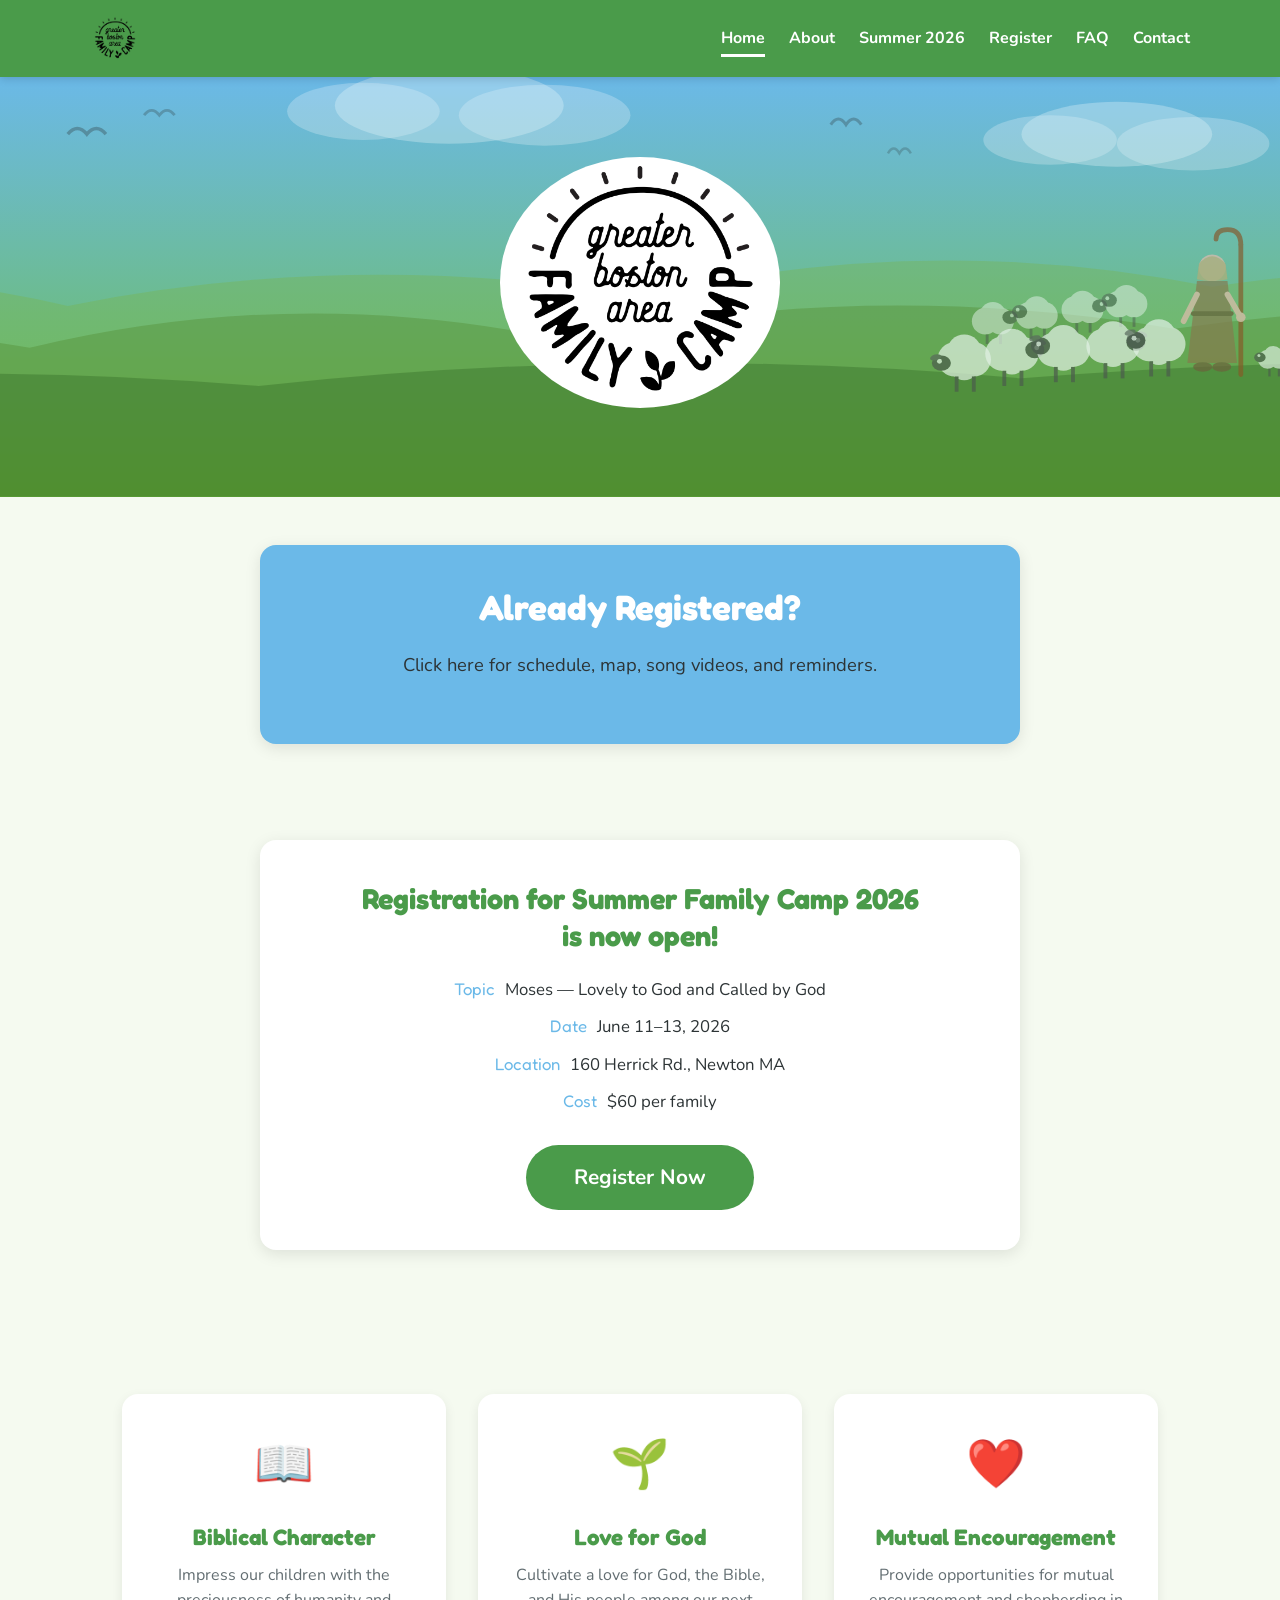
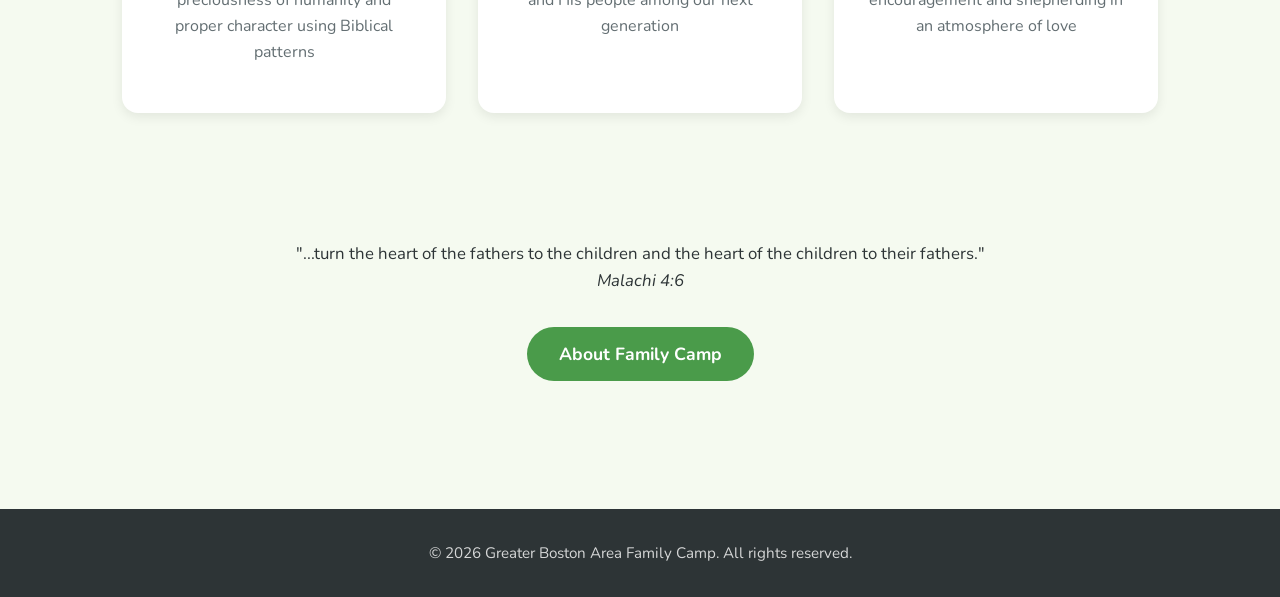
<file: index.html>
<!DOCTYPE html>
<html lang="en">
<head>
    <meta charset="UTF-8">
    <meta name="viewport" content="width=device-width, initial-scale=1.0">
    <title>Greater Boston Area Family Camp</title>
    <link rel="preconnect" href="https://fonts.googleapis.com">
    <link rel="preconnect" href="https://fonts.gstatic.com" crossorigin>
    <link href="https://fonts.googleapis.com/css2?family=Fredoka+One&family=Nunito:wght@400;600;700&display=swap" rel="stylesheet">
    <link rel="stylesheet" href="css/style.css">
</head>
<body>

    <!-- HEADER & NAVIGATION -->
    <header>
        <nav class="nav-container">
            <a href="index.html" class="logo"><img src="images/GBA FC logo screenshotted.png" alt="GBA Family Camp"></a>
            <button class="menu-toggle" aria-label="Toggle menu">
                <span></span>
                <span></span>
                <span></span>
            </button>
            <ul class="nav-links">
                <li><a href="index.html" class="active">Home</a></li>
                <li><a href="about.html">About</a></li>
                <li><a href="schedule.html">Summer 2026</a></li>
                <li><a href="registration.html">Register</a></li>
                <li><a href="faq.html">FAQ</a></li>
                <li><a href="contact.html">Contact</a></li>
            </ul>
        </nav>
    </header>

    <!-- HERO SECTION -->
    <section class="hero">
        <div class="hero-content">
            <img src="images/GBA FC logo screenshotted.png" alt="Greater Boston Area Family Camp" class="hero-logo">
        </div>
        <!-- ============================================================
             PASTORAL SCENE (active) — sheep on rolling green hills
             To switch back to the forest, comment out this div and
             uncomment the "FOREST SCENE" div below.
             ============================================================ -->
        <div class="hero-scene" aria-hidden="true">
            <svg viewBox="0 0 1200 220" preserveAspectRatio="xMidYMax slice" xmlns="http://www.w3.org/2000/svg">
                <!-- Clouds -->
                <ellipse cx="150" cy="25" rx="55" ry="18" fill="white" opacity="0.4"/>
                <ellipse cx="110" cy="28" rx="38" ry="14" fill="white" opacity="0.35"/>
                <ellipse cx="195" cy="30" rx="42" ry="15" fill="white" opacity="0.35"/>

                <ellipse cx="500" cy="15" rx="60" ry="20" fill="white" opacity="0.35"/>
                <ellipse cx="455" cy="18" rx="40" ry="15" fill="white" opacity="0.3"/>
                <ellipse cx="550" cy="20" rx="45" ry="16" fill="white" opacity="0.3"/>

                <ellipse cx="850" cy="30" rx="50" ry="17" fill="white" opacity="0.35"/>
                <ellipse cx="815" cy="33" rx="35" ry="13" fill="white" opacity="0.3"/>
                <ellipse cx="890" cy="35" rx="40" ry="14" fill="white" opacity="0.3"/>

                <ellipse cx="1100" cy="20" rx="48" ry="16" fill="white" opacity="0.3"/>
                <ellipse cx="1065" cy="23" rx="33" ry="12" fill="white" opacity="0.25"/>
                <ellipse cx="1140" cy="25" rx="38" ry="13" fill="white" opacity="0.25"/>

                <!-- Birds (V shapes scattered across the sky) -->
                <path d="M300,30 Q305,24 310,30 Q315,24 320,30" fill="none" stroke="#2D3436" stroke-width="1.8" opacity="0.4"/>
                <path d="M340,20 Q344,15 348,20 Q352,15 356,20" fill="none" stroke="#2D3436" stroke-width="1.5" opacity="0.35"/>
                <path d="M700,25 Q704,19 708,25 Q712,19 716,25" fill="none" stroke="#2D3436" stroke-width="1.6" opacity="0.38"/>
                <path d="M730,40 Q733,35 736,40 Q739,35 742,40" fill="none" stroke="#2D3436" stroke-width="1.3" opacity="0.3"/>
                <path d="M950,18 Q954,12 958,18 Q962,12 966,18" fill="none" stroke="#2D3436" stroke-width="1.5" opacity="0.35"/>
                <path d="M180,45 Q183,40 186,45 Q189,40 192,45" fill="none" stroke="#2D3436" stroke-width="1.3" opacity="0.3"/>

                <!-- Rolling hills — back (distant, lighter) -->
                <path d="M0,130 Q150,85 300,120 Q450,90 600,115 Q750,80 900,110 Q1050,88 1200,105 L1200,220 L0,220 Z" fill="#7CB342" opacity="0.4"/>

                <!-- Rolling hills — middle -->
                <path d="M0,155 Q120,115 280,142 Q420,108 560,138 Q720,105 880,132 Q1020,112 1200,128 L1200,220 L0,220 Z" fill="#558B2F" opacity="0.5"/>

                <!-- Rolling hills — front (closest, darkest) -->
                <path d="M0,172 Q200,145 400,162 Q600,140 800,158 Q1000,142 1200,155 L1200,220 L0,220 Z" fill="#33691E" opacity="0.5"/>

                <!-- ======== SHEPHERD ======== -->
                <g opacity="0.7" transform="translate(900, 118)">
                    <!-- Staff / shepherd's crook -->
                    <line x1="15" y1="-30" x2="15" y2="38" stroke="#8B4513" stroke-width="2.5" stroke-linecap="round"/>
                    <path d="M15,-30 Q15,-38 8,-38 Q2,-38 2,-33" fill="none" stroke="#8B4513" stroke-width="2.5" stroke-linecap="round"/>
                    <!-- Head -->
                    <circle cx="0" cy="-18" r="7" fill="#FDBCB4"/>
                    <!-- Headcloth -->
                    <path d="M-7,-20 Q0,-28 7,-20 L8,-12 Q0,-10 -8,-12 Z" fill="#D4A76A" opacity="0.85"/>
                    <!-- Body / robe -->
                    <path d="M-8,-11 L-13,32 L13,32 L8,-11 Z" fill="#8B6C42"/>
                    <!-- Belt / sash -->
                    <line x1="-10" y1="6" x2="10" y2="6" stroke="#654321" stroke-width="2.5" stroke-linecap="round"/>
                    <!-- Arms -->
                    <line x1="-8" y1="-4" x2="-15" y2="10" stroke="#FDBCB4" stroke-width="3" stroke-linecap="round"/>
                    <line x1="8" y1="-4" x2="15" y2="8" stroke="#FDBCB4" stroke-width="3" stroke-linecap="round"/>
                    <!-- Hand holding staff -->
                    <circle cx="15" cy="8" r="2.5" fill="#FDBCB4"/>
                    <!-- Feet -->
                    <ellipse cx="-5" cy="34" rx="5" ry="2.5" fill="#6D4C2E"/>
                    <ellipse cx="5" cy="34" rx="5" ry="2.5" fill="#6D4C2E"/>
                </g>

                <!-- ======== FLOCK (clustered near shepherd, x~770-1060) ======== -->

                <!-- Back row — small distant sheep on middle hill, packed tight -->
                <g opacity="0.5" transform="translate(785, 128)">
                    <circle cx="-4" cy="0" r="7" fill="white"/>
                    <circle cx="4" cy="0" r="7" fill="white"/>
                    <circle cx="0" cy="-3" r="7" fill="white"/>
                    <ellipse cx="9" cy="-2" rx="4" ry="3.5" fill="#444"/>
                    <circle cx="10" cy="-3" r="1" fill="white"/>
                    <line x1="-3" y1="7" x2="-3" y2="12" stroke="#444" stroke-width="1.5"/>
                    <line x1="4" y1="7" x2="4" y2="12" stroke="#444" stroke-width="1.5"/>
                </g>
                <g opacity="0.5" transform="translate(808, 125)">
                    <circle cx="-4" cy="0" r="7" fill="white"/>
                    <circle cx="4" cy="0" r="7" fill="white"/>
                    <circle cx="0" cy="-3" r="7" fill="white"/>
                    <ellipse cx="-9" cy="-2" rx="4" ry="3.5" fill="#444"/>
                    <circle cx="-10" cy="-3" r="1" fill="white"/>
                    <line x1="-3" y1="7" x2="-3" y2="12" stroke="#444" stroke-width="1.5"/>
                    <line x1="4" y1="7" x2="4" y2="12" stroke="#444" stroke-width="1.5"/>
                </g>
                <g opacity="0.5" transform="translate(832, 122)">
                    <circle cx="-4" cy="0" r="7" fill="white"/>
                    <circle cx="4" cy="0" r="7" fill="white"/>
                    <circle cx="0" cy="-3" r="7" fill="white"/>
                    <ellipse cx="9" cy="-2" rx="4" ry="3.5" fill="#444"/>
                    <circle cx="10" cy="-3" r="1" fill="white"/>
                    <line x1="-3" y1="7" x2="-3" y2="12" stroke="#444" stroke-width="1.5"/>
                    <line x1="4" y1="7" x2="4" y2="12" stroke="#444" stroke-width="1.5"/>
                </g>
                <g opacity="0.5" transform="translate(855, 119)">
                    <circle cx="-4" cy="0" r="7" fill="white"/>
                    <circle cx="4" cy="0" r="7" fill="white"/>
                    <circle cx="0" cy="-3" r="7" fill="white"/>
                    <ellipse cx="-9" cy="-2" rx="4" ry="3.5" fill="#444"/>
                    <circle cx="-10" cy="-3" r="1" fill="white"/>
                    <line x1="-3" y1="7" x2="-3" y2="12" stroke="#444" stroke-width="1.5"/>
                    <line x1="4" y1="7" x2="4" y2="12" stroke="#444" stroke-width="1.5"/>
                </g>
                <g opacity="0.5" transform="translate(950, 112)">
                    <circle cx="-4" cy="0" r="7" fill="white"/>
                    <circle cx="4" cy="0" r="7" fill="white"/>
                    <circle cx="0" cy="-3" r="7" fill="white"/>
                    <ellipse cx="9" cy="-2" rx="4" ry="3.5" fill="#444"/>
                    <circle cx="10" cy="-3" r="1" fill="white"/>
                    <line x1="-3" y1="7" x2="-3" y2="12" stroke="#444" stroke-width="1.5"/>
                    <line x1="4" y1="7" x2="4" y2="12" stroke="#444" stroke-width="1.5"/>
                </g>
                <g opacity="0.5" transform="translate(973, 109)">
                    <circle cx="-4" cy="0" r="7" fill="white"/>
                    <circle cx="4" cy="0" r="7" fill="white"/>
                    <circle cx="0" cy="-3" r="7" fill="white"/>
                    <ellipse cx="-9" cy="-2" rx="4" ry="3.5" fill="#444"/>
                    <circle cx="-10" cy="-3" r="1" fill="white"/>
                    <line x1="-3" y1="7" x2="-3" y2="12" stroke="#444" stroke-width="1.5"/>
                    <line x1="4" y1="7" x2="4" y2="12" stroke="#444" stroke-width="1.5"/>
                </g>
                <g opacity="0.5" transform="translate(998, 106)">
                    <circle cx="-4" cy="0" r="7" fill="white"/>
                    <circle cx="4" cy="0" r="7" fill="white"/>
                    <circle cx="0" cy="-3" r="7" fill="white"/>
                    <ellipse cx="9" cy="-2" rx="4" ry="3.5" fill="#444"/>
                    <circle cx="10" cy="-3" r="1" fill="white"/>
                    <line x1="-3" y1="7" x2="-3" y2="12" stroke="#444" stroke-width="1.5"/>
                    <line x1="4" y1="7" x2="4" y2="12" stroke="#444" stroke-width="1.5"/>
                </g>
                <g opacity="0.5" transform="translate(1025, 110)">
                    <circle cx="-4" cy="0" r="7" fill="white"/>
                    <circle cx="4" cy="0" r="7" fill="white"/>
                    <circle cx="0" cy="-3" r="7" fill="white"/>
                    <ellipse cx="-9" cy="-2" rx="4" ry="3.5" fill="#444"/>
                    <circle cx="-10" cy="-3" r="1" fill="white"/>
                    <line x1="-3" y1="7" x2="-3" y2="12" stroke="#444" stroke-width="1.5"/>
                    <line x1="4" y1="7" x2="4" y2="12" stroke="#444" stroke-width="1.5"/>
                </g>

                <!-- Front row — larger sheep on front hill, packed tight with slight overlap -->
                <g opacity="0.7" transform="translate(770, 148)">
                    <circle cx="-5" cy="0" r="9" fill="white"/>
                    <circle cx="5" cy="0" r="9" fill="white"/>
                    <circle cx="0" cy="-4" r="9" fill="white"/>
                    <circle cx="0" cy="3" r="8" fill="white"/>
                    <ellipse cx="-12" cy="2" rx="5" ry="4" fill="#444"/>
                    <circle cx="-13" cy="1" r="1.3" fill="white"/>
                    <ellipse cx="-15" cy="-1" rx="3" ry="1.5" fill="#555" transform="rotate(-15,-15,-1)"/>
                    <line x1="-4" y1="9" x2="-4" y2="17" stroke="#444" stroke-width="2"/>
                    <line x1="5" y1="9" x2="5" y2="17" stroke="#444" stroke-width="2"/>
                </g>
                <g opacity="0.7" transform="translate(795, 145)">
                    <circle cx="-5" cy="0" r="9" fill="white"/>
                    <circle cx="5" cy="0" r="9" fill="white"/>
                    <circle cx="0" cy="-4" r="9" fill="white"/>
                    <circle cx="0" cy="3" r="8" fill="white"/>
                    <ellipse cx="12" cy="-2" rx="5" ry="4.5" fill="#444"/>
                    <circle cx="13" cy="-3" r="1.3" fill="white"/>
                    <ellipse cx="15" cy="-6" rx="3" ry="1.5" fill="#555" transform="rotate(15,15,-6)"/>
                    <line x1="-4" y1="9" x2="-4" y2="17" stroke="#444" stroke-width="2"/>
                    <line x1="5" y1="9" x2="5" y2="17" stroke="#444" stroke-width="2"/>
                </g>
                <g opacity="0.7" transform="translate(822, 143)">
                    <circle cx="-5" cy="0" r="9" fill="white"/>
                    <circle cx="5" cy="0" r="9" fill="white"/>
                    <circle cx="0" cy="-4" r="9" fill="white"/>
                    <circle cx="0" cy="3" r="8" fill="white"/>
                    <ellipse cx="-12" cy="-2" rx="5" ry="4.5" fill="#444"/>
                    <circle cx="-13" cy="-3" r="1.3" fill="white"/>
                    <ellipse cx="-15" cy="-6" rx="3" ry="1.5" fill="#555" transform="rotate(-15,-15,-6)"/>
                    <line x1="-4" y1="9" x2="-4" y2="17" stroke="#444" stroke-width="2"/>
                    <line x1="5" y1="9" x2="5" y2="17" stroke="#444" stroke-width="2"/>
                </g>
                <g opacity="0.7" transform="translate(848, 141)">
                    <circle cx="-5" cy="0" r="9" fill="white"/>
                    <circle cx="5" cy="0" r="9" fill="white"/>
                    <circle cx="0" cy="-4" r="9" fill="white"/>
                    <circle cx="0" cy="3" r="8" fill="white"/>
                    <ellipse cx="12" cy="-2" rx="5" ry="4.5" fill="#444"/>
                    <circle cx="13" cy="-3" r="1.3" fill="white"/>
                    <ellipse cx="15" cy="-6" rx="3" ry="1.5" fill="#555" transform="rotate(15,15,-6)"/>
                    <line x1="-4" y1="9" x2="-4" y2="17" stroke="#444" stroke-width="2"/>
                    <line x1="5" y1="9" x2="5" y2="17" stroke="#444" stroke-width="2"/>
                </g>
                <g opacity="0.7" transform="translate(872, 140)">
                    <circle cx="-5" cy="0" r="9" fill="white"/>
                    <circle cx="5" cy="0" r="9" fill="white"/>
                    <circle cx="0" cy="-4" r="9" fill="white"/>
                    <circle cx="0" cy="3" r="8" fill="white"/>
                    <ellipse cx="-12" cy="-2" rx="5" ry="4.5" fill="#444"/>
                    <circle cx="-13" cy="-3" r="1.3" fill="white"/>
                    <ellipse cx="-15" cy="-6" rx="3" ry="1.5" fill="#555" transform="rotate(-15,-15,-6)"/>
                    <line x1="-4" y1="9" x2="-4" y2="17" stroke="#444" stroke-width="2"/>
                    <line x1="5" y1="9" x2="5" y2="17" stroke="#444" stroke-width="2"/>
                </g>
                <!-- Lamb near the shepherd -->
                <g opacity="0.65" transform="translate(932, 148)">
                    <circle cx="-3" cy="0" r="5" fill="white"/>
                    <circle cx="3" cy="0" r="5" fill="white"/>
                    <circle cx="0" cy="-2" r="5" fill="white"/>
                    <ellipse cx="-7" cy="-1" rx="3" ry="2.5" fill="#444"/>
                    <circle cx="-7.5" cy="-2" r="0.8" fill="white"/>
                    <line x1="-2" y1="5" x2="-2" y2="9" stroke="#444" stroke-width="1.2"/>
                    <line x1="3" y1="5" x2="3" y2="9" stroke="#444" stroke-width="1.2"/>
                </g>
                <g opacity="0.7" transform="translate(950, 148)">
                    <circle cx="-5" cy="0" r="9" fill="white"/>
                    <circle cx="5" cy="0" r="9" fill="white"/>
                    <circle cx="0" cy="-4" r="9" fill="white"/>
                    <circle cx="0" cy="3" r="8" fill="white"/>
                    <ellipse cx="12" cy="-2" rx="5" ry="4.5" fill="#444"/>
                    <circle cx="13" cy="-3" r="1.3" fill="white"/>
                    <ellipse cx="15" cy="-6" rx="3" ry="1.5" fill="#555" transform="rotate(15,15,-6)"/>
                    <line x1="-4" y1="9" x2="-4" y2="17" stroke="#444" stroke-width="2"/>
                    <line x1="5" y1="9" x2="5" y2="17" stroke="#444" stroke-width="2"/>
                </g>
                <g opacity="0.7" transform="translate(977, 150)">
                    <circle cx="-5" cy="0" r="9" fill="white"/>
                    <circle cx="5" cy="0" r="9" fill="white"/>
                    <circle cx="0" cy="-4" r="9" fill="white"/>
                    <circle cx="0" cy="3" r="8" fill="white"/>
                    <ellipse cx="-12" cy="-2" rx="5" ry="4.5" fill="#444"/>
                    <circle cx="-13" cy="-3" r="1.3" fill="white"/>
                    <ellipse cx="-15" cy="-6" rx="3" ry="1.5" fill="#555" transform="rotate(-15,-15,-6)"/>
                    <line x1="-4" y1="9" x2="-4" y2="17" stroke="#444" stroke-width="2"/>
                    <line x1="5" y1="9" x2="5" y2="17" stroke="#444" stroke-width="2"/>
                </g>
                <g opacity="0.7" transform="translate(1002, 152)">
                    <circle cx="-5" cy="0" r="9" fill="white"/>
                    <circle cx="5" cy="0" r="9" fill="white"/>
                    <circle cx="0" cy="-4" r="9" fill="white"/>
                    <circle cx="0" cy="3" r="8" fill="white"/>
                    <ellipse cx="12" cy="-2" rx="5" ry="4.5" fill="#444"/>
                    <circle cx="13" cy="-3" r="1.3" fill="white"/>
                    <ellipse cx="15" cy="-6" rx="3" ry="1.5" fill="#555" transform="rotate(15,15,-6)"/>
                    <line x1="-4" y1="9" x2="-4" y2="17" stroke="#444" stroke-width="2"/>
                    <line x1="5" y1="9" x2="5" y2="17" stroke="#444" stroke-width="2"/>
                </g>
                <g opacity="0.7" transform="translate(1028, 154)">
                    <circle cx="-5" cy="0" r="9" fill="white"/>
                    <circle cx="5" cy="0" r="9" fill="white"/>
                    <circle cx="0" cy="-4" r="9" fill="white"/>
                    <circle cx="0" cy="3" r="8" fill="white"/>
                    <ellipse cx="-12" cy="-2" rx="5" ry="4.5" fill="#444"/>
                    <circle cx="-13" cy="-3" r="1.3" fill="white"/>
                    <ellipse cx="-15" cy="-6" rx="3" ry="1.5" fill="#555" transform="rotate(-15,-15,-6)"/>
                    <line x1="-4" y1="9" x2="-4" y2="17" stroke="#444" stroke-width="2"/>
                    <line x1="5" y1="9" x2="5" y2="17" stroke="#444" stroke-width="2"/>
                </g>
                <g opacity="0.7" transform="translate(1055, 156)">
                    <circle cx="-5" cy="0" r="9" fill="white"/>
                    <circle cx="5" cy="0" r="9" fill="white"/>
                    <circle cx="0" cy="-4" r="9" fill="white"/>
                    <circle cx="0" cy="3" r="8" fill="white"/>
                    <ellipse cx="12" cy="-2" rx="5" ry="4.5" fill="#444"/>
                    <circle cx="13" cy="-3" r="1.3" fill="white"/>
                    <ellipse cx="15" cy="-6" rx="3" ry="1.5" fill="#555" transform="rotate(15,15,-6)"/>
                    <line x1="-4" y1="9" x2="-4" y2="17" stroke="#444" stroke-width="2"/>
                    <line x1="5" y1="9" x2="5" y2="17" stroke="#444" stroke-width="2"/>
                </g>
            </svg>
        </div>

        <!-- ============================================================
             FOREST SCENE (inactive) — original evergreen trees
             To switch back: uncomment this div and comment out the
             "PASTORAL SCENE" div above.
             ============================================================
        <div class="hero-scene" aria-hidden="true">
            <svg viewBox="0 0 1200 220" preserveAspectRatio="xMidYMax slice" xmlns="http://www.w3.org/2000/svg">
                <ellipse cx="180" cy="28" rx="50" ry="16" fill="white" opacity="0.35"/>
                <ellipse cx="145" cy="30" rx="35" ry="14" fill="white" opacity="0.3"/>
                <ellipse cx="220" cy="32" rx="40" ry="13" fill="white" opacity="0.3"/>
                <ellipse cx="750" cy="18" rx="55" ry="17" fill="white" opacity="0.3"/>
                <ellipse cx="710" cy="20" rx="38" ry="13" fill="white" opacity="0.25"/>
                <ellipse cx="795" cy="22" rx="42" ry="14" fill="white" opacity="0.25"/>
                <ellipse cx="1050" cy="38" rx="45" ry="14" fill="white" opacity="0.3"/>
                <ellipse cx="1020" cy="40" rx="32" ry="12" fill="white" opacity="0.25"/>
                <ellipse cx="1085" cy="42" rx="36" ry="12" fill="white" opacity="0.25"/>
                <path d="M420,22 Q425,16 430,22 Q435,16 440,22" fill="none" stroke="#2D3436" stroke-width="1.8" opacity="0.4"/>
                <path d="M460,32 Q464,27 468,32 Q472,27 476,32" fill="none" stroke="#2D3436" stroke-width="1.5" opacity="0.35"/>
                <polygon points="70,40 55,70 85,70" fill="#2E7D32" opacity="0.5"/>
                <polygon points="70,55 48,90 92,90" fill="#338633" opacity="0.5"/>
                <polygon points="70,75 40,115 100,115" fill="#3E9E3E" opacity="0.5"/>
                <rect x="65" y="115" width="10" height="12" fill="#5D4037" opacity="0.5"/>
                <polygon points="220,35 205,65 235,65" fill="#338633" opacity="0.5"/>
                <polygon points="220,50 198,85 242,85" fill="#2E7D32" opacity="0.5"/>
                <polygon points="220,70 190,110 250,110" fill="#3E9E3E" opacity="0.5"/>
                <rect x="215" y="110" width="10" height="12" fill="#5D4037" opacity="0.5"/>
                <polygon points="370,42 355,72 385,72" fill="#2E7D32" opacity="0.5"/>
                <polygon points="370,57 348,92 392,92" fill="#338633" opacity="0.5"/>
                <polygon points="370,77 340,117 400,117" fill="#3E9E3E" opacity="0.5"/>
                <rect x="365" y="117" width="10" height="12" fill="#5D4037" opacity="0.5"/>
                <polygon points="520,30 505,60 535,60" fill="#338633" opacity="0.5"/>
                <polygon points="520,45 498,80 542,80" fill="#2E7D32" opacity="0.5"/>
                <polygon points="520,65 490,105 550,105" fill="#3E9E3E" opacity="0.5"/>
                <rect x="515" y="105" width="10" height="12" fill="#5D4037" opacity="0.5"/>
                <polygon points="670,38 655,68 685,68" fill="#2E7D32" opacity="0.5"/>
                <polygon points="670,53 648,88 692,88" fill="#338633" opacity="0.5"/>
                <polygon points="670,73 640,113 700,113" fill="#3E9E3E" opacity="0.5"/>
                <rect x="665" y="113" width="10" height="12" fill="#5D4037" opacity="0.5"/>
                <polygon points="820,33 805,63 835,63" fill="#338633" opacity="0.5"/>
                <polygon points="820,48 798,83 842,83" fill="#2E7D32" opacity="0.5"/>
                <polygon points="820,68 790,108 850,108" fill="#3E9E3E" opacity="0.5"/>
                <rect x="815" y="108" width="10" height="12" fill="#5D4037" opacity="0.5"/>
                <polygon points="970,40 955,70 985,70" fill="#2E7D32" opacity="0.5"/>
                <polygon points="970,55 948,90 992,90" fill="#338633" opacity="0.5"/>
                <polygon points="970,75 940,115 1000,115" fill="#3E9E3E" opacity="0.5"/>
                <rect x="965" y="115" width="10" height="12" fill="#5D4037" opacity="0.5"/>
                <polygon points="1120,36 1105,66 1135,66" fill="#338633" opacity="0.5"/>
                <polygon points="1120,51 1098,86 1142,86" fill="#2E7D32" opacity="0.5"/>
                <polygon points="1120,71 1090,111 1150,111" fill="#3E9E3E" opacity="0.5"/>
                <rect x="1115" y="111" width="10" height="12" fill="#5D4037" opacity="0.5"/>
                <polygon points="30,70 10,108 50,108" fill="#1B5E20" opacity="0.7"/>
                <polygon points="30,88 2,135 58,135" fill="#236B23" opacity="0.7"/>
                <polygon points="30,115 -8,170 68,170" fill="#2E7D32" opacity="0.7"/>
                <rect x="23" y="170" width="14" height="18" fill="#4E342E" opacity="0.7"/>
                <polygon points="150,60 130,98 170,98" fill="#236B23" opacity="0.7"/>
                <polygon points="150,78 122,125 178,125" fill="#1B5E20" opacity="0.7"/>
                <polygon points="150,105 112,160 188,160" fill="#2E7D32" opacity="0.7"/>
                <rect x="143" y="160" width="14" height="18" fill="#4E342E" opacity="0.7"/>
                <polygon points="290,65 270,103 310,103" fill="#1B5E20" opacity="0.7"/>
                <polygon points="290,83 262,130 318,130" fill="#236B23" opacity="0.7"/>
                <polygon points="290,110 252,165 328,165" fill="#2E7D32" opacity="0.7"/>
                <rect x="283" y="165" width="14" height="18" fill="#4E342E" opacity="0.7"/>
                <polygon points="440,55 420,93 460,93" fill="#236B23" opacity="0.7"/>
                <polygon points="440,73 412,120 468,120" fill="#1B5E20" opacity="0.7"/>
                <polygon points="440,100 402,155 478,155" fill="#2E7D32" opacity="0.7"/>
                <rect x="433" y="155" width="14" height="18" fill="#4E342E" opacity="0.7"/>
                <polygon points="590,62 570,100 610,100" fill="#1B5E20" opacity="0.7"/>
                <polygon points="590,80 562,127 618,127" fill="#236B23" opacity="0.7"/>
                <polygon points="590,107 552,162 628,162" fill="#2E7D32" opacity="0.7"/>
                <rect x="583" y="162" width="14" height="18" fill="#4E342E" opacity="0.7"/>
                <polygon points="740,58 720,96 760,96" fill="#236B23" opacity="0.7"/>
                <polygon points="740,76 712,123 768,123" fill="#1B5E20" opacity="0.7"/>
                <polygon points="740,103 702,158 778,158" fill="#2E7D32" opacity="0.7"/>
                <rect x="733" y="158" width="14" height="18" fill="#4E342E" opacity="0.7"/>
                <polygon points="890,63 870,101 910,101" fill="#1B5E20" opacity="0.7"/>
                <polygon points="890,81 862,128 918,128" fill="#236B23" opacity="0.7"/>
                <polygon points="890,108 852,163 928,163" fill="#2E7D32" opacity="0.7"/>
                <rect x="883" y="163" width="14" height="18" fill="#4E342E" opacity="0.7"/>
                <polygon points="1040,56 1020,94 1060,94" fill="#236B23" opacity="0.7"/>
                <polygon points="1040,74 1012,121 1068,121" fill="#1B5E20" opacity="0.7"/>
                <polygon points="1040,101 1002,156 1078,156" fill="#2E7D32" opacity="0.7"/>
                <rect x="1033" y="156" width="14" height="18" fill="#4E342E" opacity="0.7"/>
                <polygon points="1170,66 1150,104 1190,104" fill="#1B5E20" opacity="0.7"/>
                <polygon points="1170,84 1142,131 1198,131" fill="#236B23" opacity="0.7"/>
                <polygon points="1170,111 1132,166 1208,166" fill="#2E7D32" opacity="0.7"/>
                <rect x="1163" y="166" width="14" height="18" fill="#4E342E" opacity="0.7"/>
                <rect x="0" y="165" width="1200" height="55" fill="#2E7D32" opacity="0.4"/>
            </svg>
        </div>
        -->
    </section>

    <!-- REGISTERED FAMILIES BANNER -->
    <section class="announcement">
        <a href="schedule.html" class="announcement-inner announcement-registered announcement-link">
            <h2 class="announcement-title announcement-registered-title">Already Registered?</h2>
            <p class="announcement-registered-text">Click here for schedule, map, song videos, and reminders.</p>
        </a>
    </section>

    <!-- REGISTRATION BANNER -->
    <section class="announcement">
        <div class="announcement-inner">
            <h2 class="announcement-title">Registration for Summer Family Camp 2026<br>is now open!</h2>
            <ul class="announcement-details">
                <li><span class="announcement-label">Topic</span> Moses &mdash; Lovely to God and Called by God</li>
                <li><span class="announcement-label">Date</span> June 11&ndash;13, 2026</li>
                <li><span class="announcement-label">Location</span> 160 Herrick Rd., Newton MA</li>
                <li><span class="announcement-label">Cost</span> $60 per family</li>
            </ul>
            <a href="https://form.jotform.com/260948390252158" class="btn btn-primary btn-large" target="_blank" rel="noopener">Register Now</a>
        </div>
    </section>

    <!-- HIGHLIGHTS -->
    <section class="section">
        <div class="highlights">
            <div class="card">
                <div class="card-icon">📖</div>
                <h3>Biblical Character</h3>
                <p>Impress our children with the preciousness of humanity and proper character using Biblical patterns</p>
            </div>
            <div class="card">
                <div class="card-icon">🌱</div>
                <h3>Love for God</h3>
                <p>Cultivate a love for God, the Bible, and His people among our next generation</p>
            </div>
            <div class="card">
                <div class="card-icon">❤️</div>
                <h3>Mutual Encouragement</h3>
                <p>Provide opportunities for mutual encouragement and shepherding in an atmosphere of love</p>
            </div>
        </div>
    </section>

    <!-- ABOUT PREVIEW -->
    <section class="section" style="text-align: center;">
        <p>"...turn the heart of the fathers to the children and the heart of the children to their fathers."<br><em>Malachi 4:6</em></p>
        <a href="about.html" class="btn btn-primary" style="margin-top: 1rem;">About Family Camp</a>
    </section>

    <!-- FOOTER -->
    <footer>
        <p>&copy; 2026 Greater Boston Area Family Camp. All rights reserved.</p>
    </footer>

    <!-- Mobile menu toggle script -->
    <script>
        document.querySelector('.menu-toggle').addEventListener('click', function () {
            document.querySelector('.nav-links').classList.toggle('open');
        });

        // Scroll reveal: fade in elements as they enter the viewport
        const observer = new IntersectionObserver(function (entries) {
            entries.forEach(function (entry) {
                if (entry.isIntersecting) {
                    entry.target.classList.add('visible');
                }
            });
        }, { threshold: 0.15 });

        document.querySelectorAll('.scroll-reveal').forEach(function (el) {
            observer.observe(el);
        });
    </script>

</body>
</html>
</file>
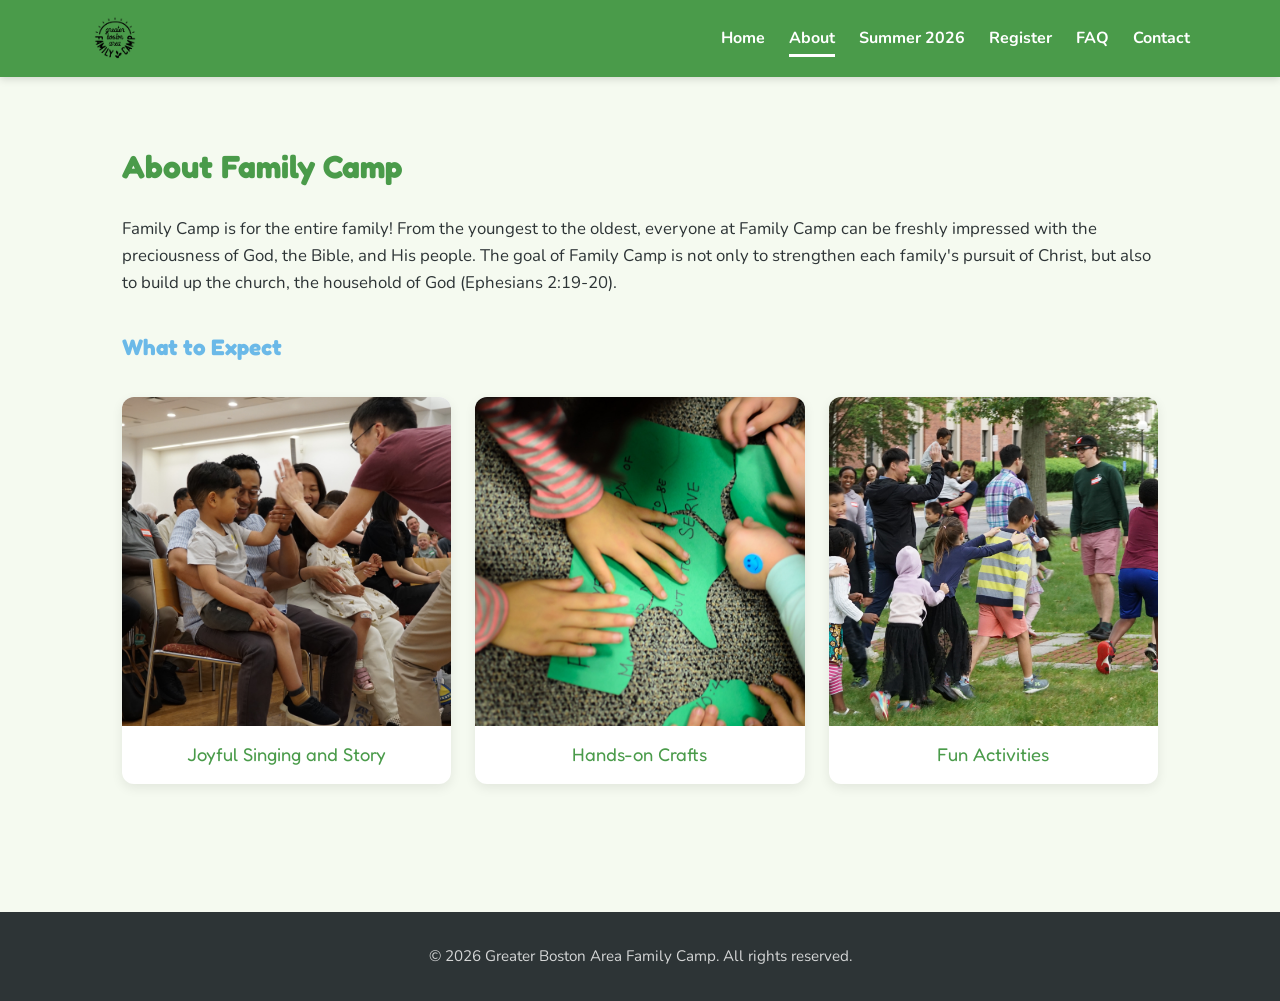
<file: about.html>
<!DOCTYPE html>
<html lang="en">
<head>
    <meta charset="UTF-8">
    <meta name="viewport" content="width=device-width, initial-scale=1.0">
    <title>About - Greater Boston Area Family Camp</title>
    <link rel="preconnect" href="https://fonts.googleapis.com">
    <link rel="preconnect" href="https://fonts.gstatic.com" crossorigin>
    <link href="https://fonts.googleapis.com/css2?family=Fredoka+One&family=Nunito:wght@400;600;700&display=swap" rel="stylesheet">
    <link rel="stylesheet" href="css/style.css">
</head>
<body>

    <!-- HEADER & NAVIGATION -->
    <header>
        <nav class="nav-container">
            <a href="index.html" class="logo"><img src="images/GBA FC logo screenshotted.png" alt="GBA Family Camp"></a>
            <button class="menu-toggle" aria-label="Toggle menu">
                <span></span>
                <span></span>
                <span></span>
            </button>
            <ul class="nav-links">
                <li><a href="index.html">Home</a></li>
                <li><a href="about.html" class="active">About</a></li>
                <li><a href="schedule.html">Summer 2026</a></li>
                <li><a href="registration.html">Register</a></li>
                <li><a href="faq.html">FAQ</a></li>
                <li><a href="contact.html">Contact</a></li>
            </ul>
        </nav>
    </header>

    <!-- ABOUT CONTENT -->
    <section class="section">
        <h2>About Family Camp</h2>

        <p>Family Camp is for the entire family! From the youngest to the oldest, everyone at Family Camp can be freshly impressed with the preciousness of God, the Bible, and His people. The goal of Family Camp is not only to strengthen each family's pursuit of Christ, but also to build up the church, the household of God (Ephesians 2:19-20).</p>

        <h3>What to Expect</h3>

        <div class="expect-grid">
            <figure class="expect-item">
                <img src="images/SFC_singing.png" alt="Families high-fiving during singing time">
                <figcaption>Joyful Singing and Story</figcaption>
            </figure>
            <figure class="expect-item">
                <img src="images/SFC_2_puzzle.jpg" alt="Kids working together on a craft">
                <figcaption>Hands-on Crafts</figcaption>
            </figure>
            <figure class="expect-item">
                <img src="images/SFC_Activities.png" alt="Children playing an outdoor group game">
                <figcaption>Fun Activities</figcaption>
            </figure>
        </div>
    </section>

    <!-- FOOTER -->
    <footer>
        <p>&copy; 2026 Greater Boston Area Family Camp. All rights reserved.</p>
    </footer>

    <!-- Mobile menu toggle script -->
    <script>
        document.querySelector('.menu-toggle').addEventListener('click', function () {
            document.querySelector('.nav-links').classList.toggle('open');
        });

        const observer = new IntersectionObserver(function (entries) {
            entries.forEach(function (entry) {
                if (entry.isIntersecting) {
                    entry.target.classList.add('visible');
                }
            });
        }, { threshold: 0.15 });

        document.querySelectorAll('.scroll-reveal').forEach(function (el) {
            observer.observe(el);
        });
    </script>

</body>
</html>
</file>
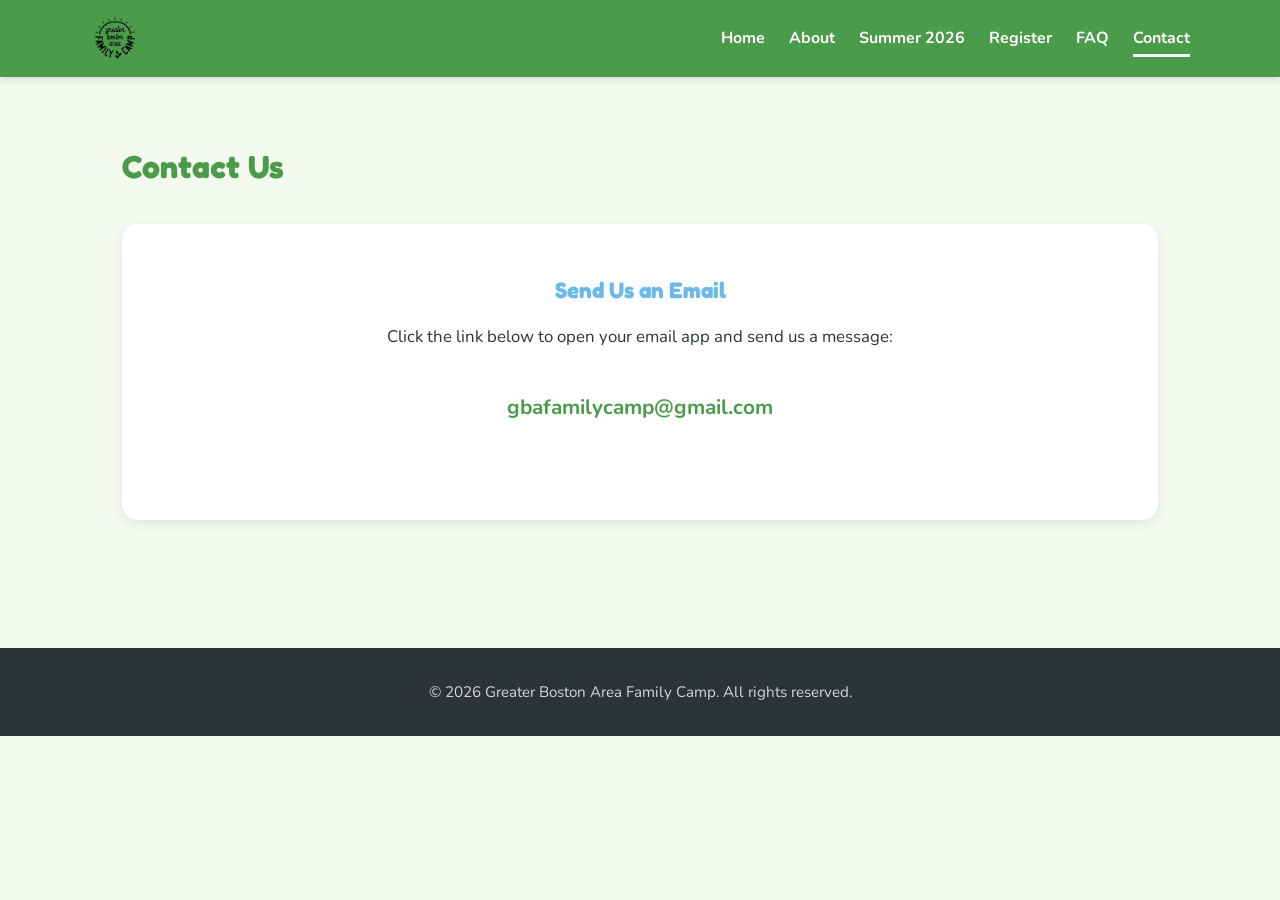
<file: contact.html>
<!DOCTYPE html>
<html lang="en">
<head>
    <meta charset="UTF-8">
    <meta name="viewport" content="width=device-width, initial-scale=1.0">
    <title>Contact - Greater Boston Area Family Camp</title>
    <link rel="preconnect" href="https://fonts.googleapis.com">
    <link rel="preconnect" href="https://fonts.gstatic.com" crossorigin>
    <link href="https://fonts.googleapis.com/css2?family=Fredoka+One&family=Nunito:wght@400;600;700&display=swap" rel="stylesheet">
    <link rel="stylesheet" href="css/style.css">
</head>
<body>

    <!-- HEADER & NAVIGATION -->
    <header>
        <nav class="nav-container">
            <a href="index.html" class="logo"><img src="images/GBA FC logo screenshotted.png" alt="GBA Family Camp"></a>
            <button class="menu-toggle" aria-label="Toggle menu">
                <span></span>
                <span></span>
                <span></span>
            </button>
            <ul class="nav-links">
                <li><a href="index.html">Home</a></li>
                <li><a href="about.html">About</a></li>
                <li><a href="schedule.html">Summer 2026</a></li>
                <li><a href="registration.html">Register</a></li>
                <li><a href="faq.html">FAQ</a></li>
                <li><a href="contact.html" class="active">Contact</a></li>
            </ul>
        </nav>
    </header>

    <!-- CONTACT CONTENT -->
    <section class="section">
        <h2>Contact Us</h2>

        <div class="contact-info">
            <h3>Send Us an Email</h3>
            <p>Click the link below to open your email app and send us a message:</p>

            <a href="mailto:gbafamilycamp@gmail.com" class="email-link">gbafamilycamp@gmail.com</a>

            <p style="color: #636e72; font-size: 0.95rem; margin-top: 1.5rem;">
            </p>
        </div>
    </section>

    <!-- FOOTER -->
    <footer>
        <p>&copy; 2026 Greater Boston Area Family Camp. All rights reserved.</p>
    </footer>

    <!-- Mobile menu toggle script -->
    <script>
        document.querySelector('.menu-toggle').addEventListener('click', function () {
            document.querySelector('.nav-links').classList.toggle('open');
        });
    </script>

</body>
</html>
</file>
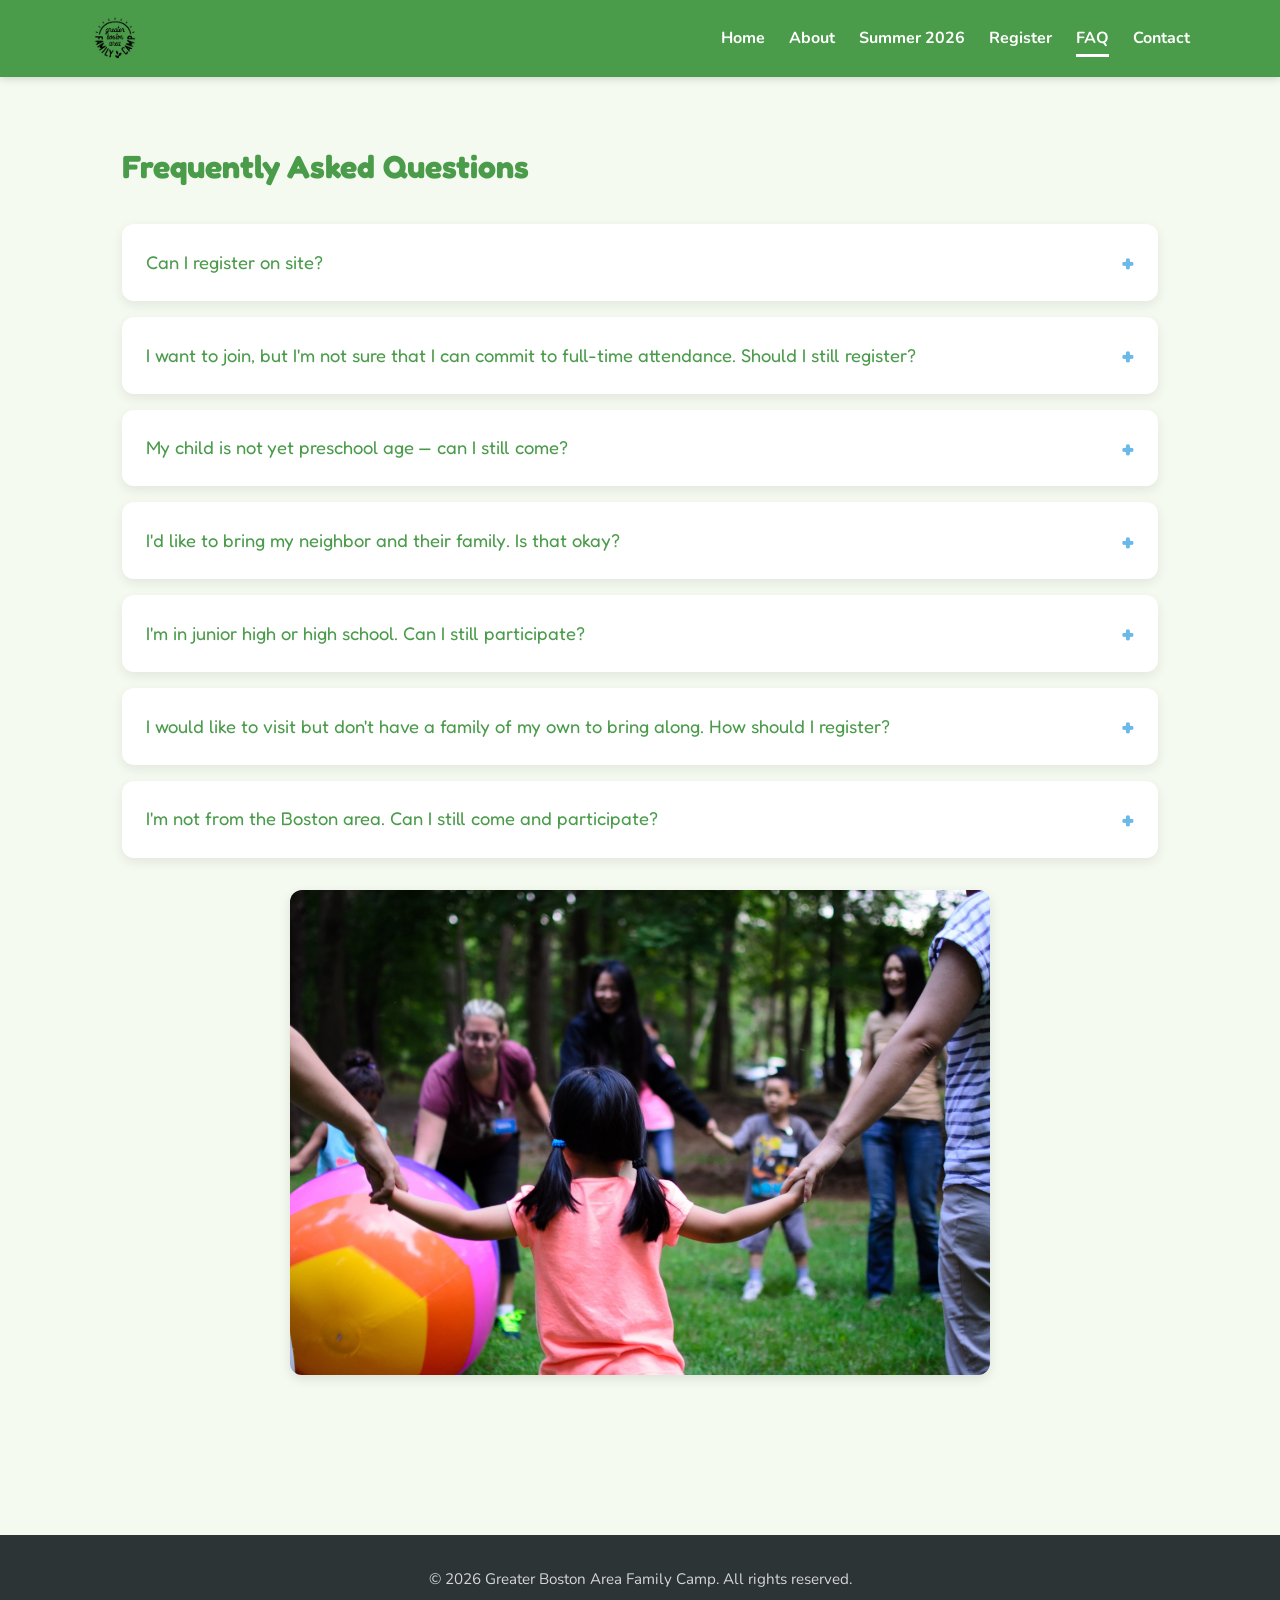
<file: faq.html>
<!DOCTYPE html>
<html lang="en">
<head>
    <meta charset="UTF-8">
    <meta name="viewport" content="width=device-width, initial-scale=1.0">
    <title>FAQ - Greater Boston Area Family Camp</title>
    <link rel="preconnect" href="https://fonts.googleapis.com">
    <link rel="preconnect" href="https://fonts.gstatic.com" crossorigin>
    <link href="https://fonts.googleapis.com/css2?family=Fredoka+One&family=Nunito:wght@400;600;700&display=swap" rel="stylesheet">
    <link rel="stylesheet" href="css/style.css">
</head>
<body>

    <!-- HEADER & NAVIGATION -->
    <header>
        <nav class="nav-container">
            <a href="index.html" class="logo"><img src="images/GBA FC logo screenshotted.png" alt="GBA Family Camp"></a>
            <button class="menu-toggle" aria-label="Toggle menu">
                <span></span>
                <span></span>
                <span></span>
            </button>
            <ul class="nav-links">
                <li><a href="index.html">Home</a></li>
                <li><a href="about.html">About</a></li>
                <li><a href="schedule.html">Summer 2026</a></li>
                <li><a href="registration.html">Register</a></li>
                <li><a href="faq.html" class="active">FAQ</a></li>
                <li><a href="contact.html">Contact</a></li>
            </ul>
        </nav>
    </header>

    <!-- FAQ CONTENT -->
    <section class="section">
        <h2>Frequently Asked Questions</h2>

        <div class="faq-list">
            <details class="faq-item">
                <summary>Can I register on site?</summary>
                <p>On-site registration is possible, but please register before the deadline so that we can guarantee that your child will have access to snack, craft materials, etc.</p>
            </details>

            <details class="faq-item">
                <summary>I want to join, but I'm not sure that I can commit to full-time attendance. Should I still register?</summary>
                <p>Yes! There is an option for part-time attendance on the registration form.</p>
            </details>

            <details class="faq-item">
                <summary>My child is not yet preschool age — can I still come?</summary>
                <p>Yes! Family Camp is enjoyable for all ages, and there is also specifically a toddler play area and nursing mother's room.</p>
            </details>

            <details class="faq-item">
                <summary>I'd like to bring my neighbor and their family. Is that okay?</summary>
                <p>Yes! Friends and neighbors are always welcome. Please send them the registration form so we can prepare for them.</p>
            </details>

            <details class="faq-item">
                <summary>I'm in junior high or high school. Can I still participate?</summary>
                <p>Yes! Your participation at family camp is very important! Register as a serving one and take the opportunity to serve those younger than you!</p>
            </details>

            <details class="faq-item">
                <summary>I would like to visit but don't have a family of my own to bring along. How should I register?</summary>
                <p>You're still welcome to come! Please register as a visitor or as a serving one. The registration team will be in touch with you about how you can best participate.</p>
            </details>

            <details class="faq-item">
                <summary>I'm not from the Boston area. Can I still come and participate?</summary>
                <p>Of course! <a href="registration.html">Register here</a>.</p>
            </details>
        </div>

        <img src="images/SFC_3_outside.jpg" alt="Families playing together outdoors at camp" class="page-photo scroll-reveal">
    </section>

    <!-- FOOTER -->
    <footer>
        <p>&copy; 2026 Greater Boston Area Family Camp. All rights reserved.</p>
    </footer>

    <!-- Mobile menu toggle script -->
    <script>
        document.querySelector('.menu-toggle').addEventListener('click', function () {
            document.querySelector('.nav-links').classList.toggle('open');
        });

        const observer = new IntersectionObserver(function (entries) {
            entries.forEach(function (entry) {
                if (entry.isIntersecting) {
                    entry.target.classList.add('visible');
                }
            });
        }, { threshold: 0.15 });

        document.querySelectorAll('.scroll-reveal').forEach(function (el) {
            observer.observe(el);
        });
    </script>

</body>
</html>
</file>
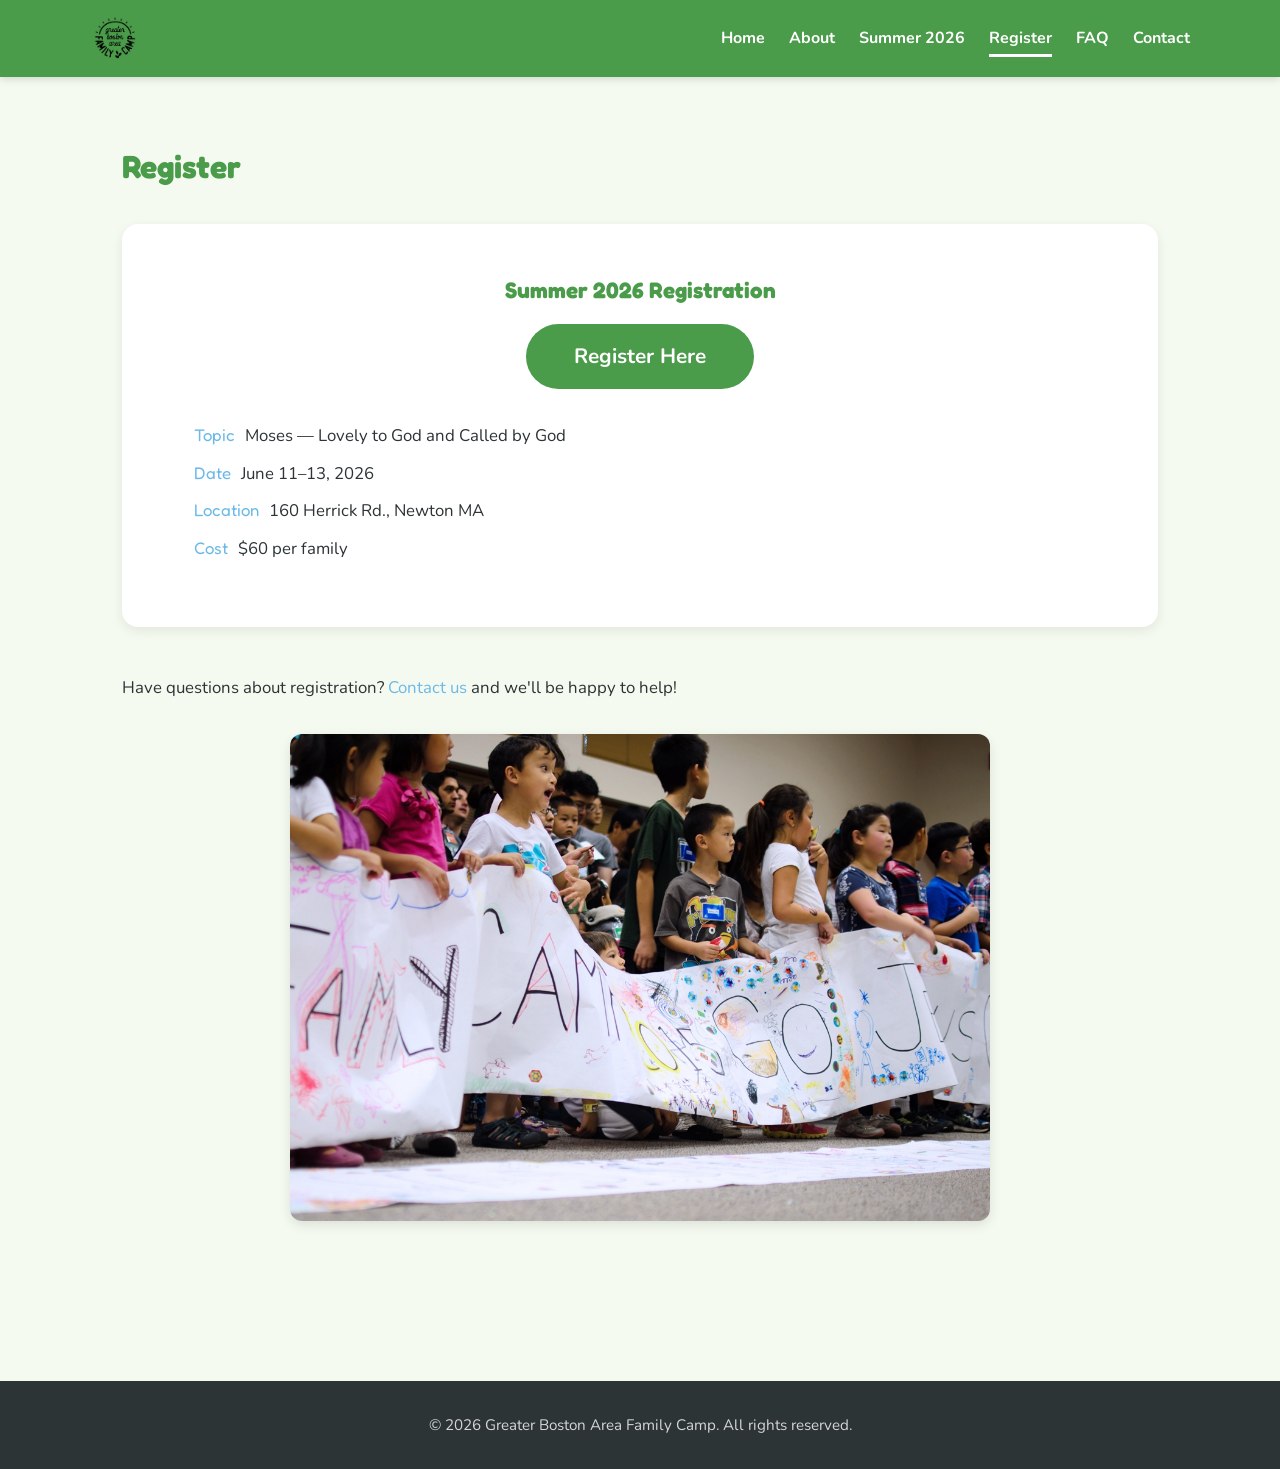
<file: registration.html>
<!DOCTYPE html>
<html lang="en">
<head>
    <meta charset="UTF-8">
    <meta name="viewport" content="width=device-width, initial-scale=1.0">
    <title>Register - Greater Boston Area Family Camp</title>
    <link rel="preconnect" href="https://fonts.googleapis.com">
    <link rel="preconnect" href="https://fonts.gstatic.com" crossorigin>
    <link href="https://fonts.googleapis.com/css2?family=Fredoka+One&family=Nunito:wght@400;600;700&display=swap" rel="stylesheet">
    <link rel="stylesheet" href="css/style.css">
</head>
<body>

    <!-- HEADER & NAVIGATION -->
    <header>
        <nav class="nav-container">
            <a href="index.html" class="logo"><img src="images/GBA FC logo screenshotted.png" alt="GBA Family Camp"></a>
            <button class="menu-toggle" aria-label="Toggle menu">
                <span></span>
                <span></span>
                <span></span>
            </button>
            <ul class="nav-links">
                <li><a href="index.html">Home</a></li>
                <li><a href="about.html">About</a></li>
                <li><a href="schedule.html">Summer 2026</a></li>
                <li><a href="registration.html" class="active">Register</a></li>
                <li><a href="faq.html">FAQ</a></li>
                <li><a href="contact.html">Contact</a></li>
            </ul>
        </nav>
    </header>

    <!-- REGISTRATION CONTENT -->
    <section class="section">
        <h2>Register</h2>


        <div class="register-box">
            <h3>Summer 2026 Registration</h3>

            <a href="https://form.jotform.com/260948390252158" class="btn btn-primary btn-large" target="_blank" rel="noopener">Register Here</a>

            <ul class="announcement-details" style="margin-top: 2rem; text-align: left;">
                <li><span class="announcement-label">Topic</span> Moses &mdash; Lovely to God and Called by God</li>
                <li><span class="announcement-label">Date</span> June 11&ndash;13, 2026</li>
                <li><span class="announcement-label">Location</span> 160 Herrick Rd., Newton MA</li>
                <li><span class="announcement-label">Cost</span> $60 per family</li>
            </ul>
        </div>

        <p style="margin-top: 3rem;">Have questions about registration? <a href="contact.html">Contact us</a> and we'll be happy to help!</p>

        <img src="images/SFC_1_banner.jpg" alt="Kids holding a hand-painted banner at camp" class="page-photo scroll-reveal">
    </section>

    <!-- FOOTER -->
    <footer>
        <p>&copy; 2026 Greater Boston Area Family Camp. All rights reserved.</p>
    </footer>

    <!-- Mobile menu toggle script -->
    <script>
        document.querySelector('.menu-toggle').addEventListener('click', function () {
            document.querySelector('.nav-links').classList.toggle('open');
        });

        const observer = new IntersectionObserver(function (entries) {
            entries.forEach(function (entry) {
                if (entry.isIntersecting) {
                    entry.target.classList.add('visible');
                }
            });
        }, { threshold: 0.15 });

        document.querySelectorAll('.scroll-reveal').forEach(function (el) {
            observer.observe(el);
        });
    </script>

</body>
</html>
</file>
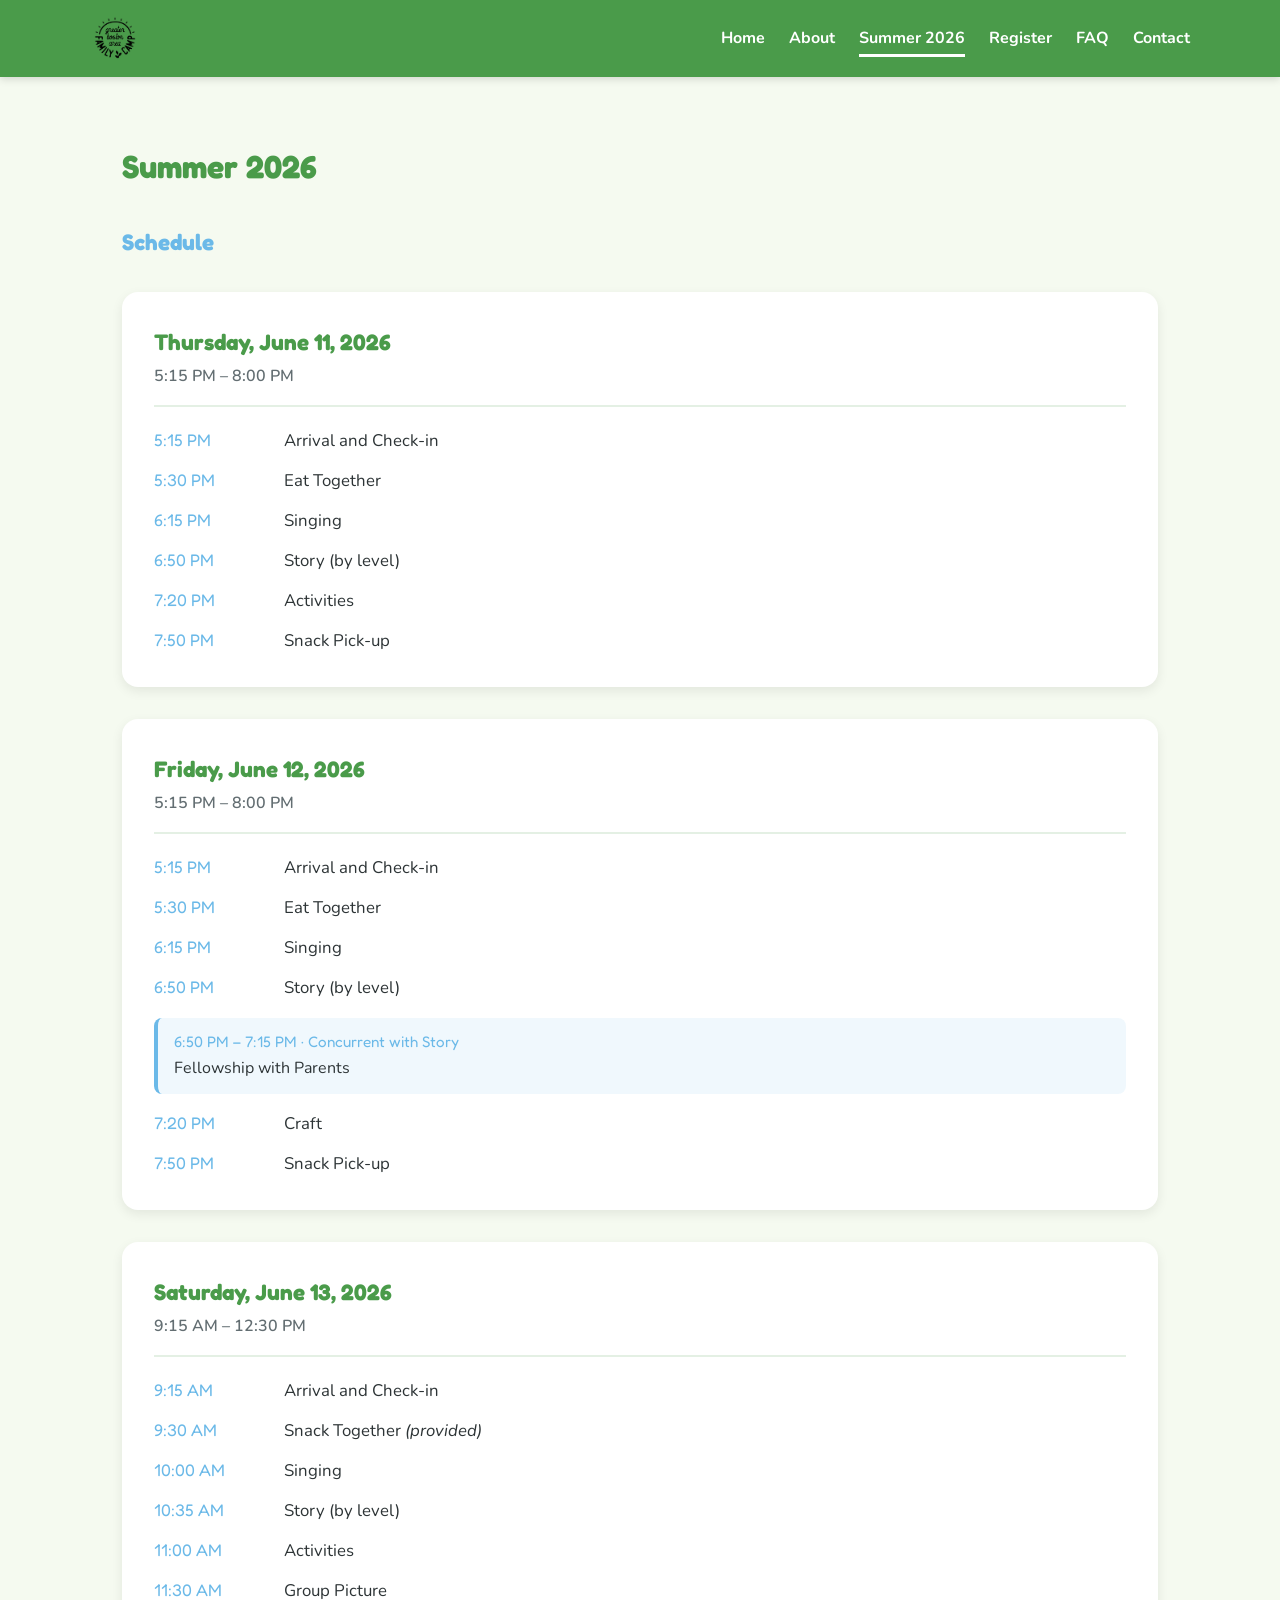
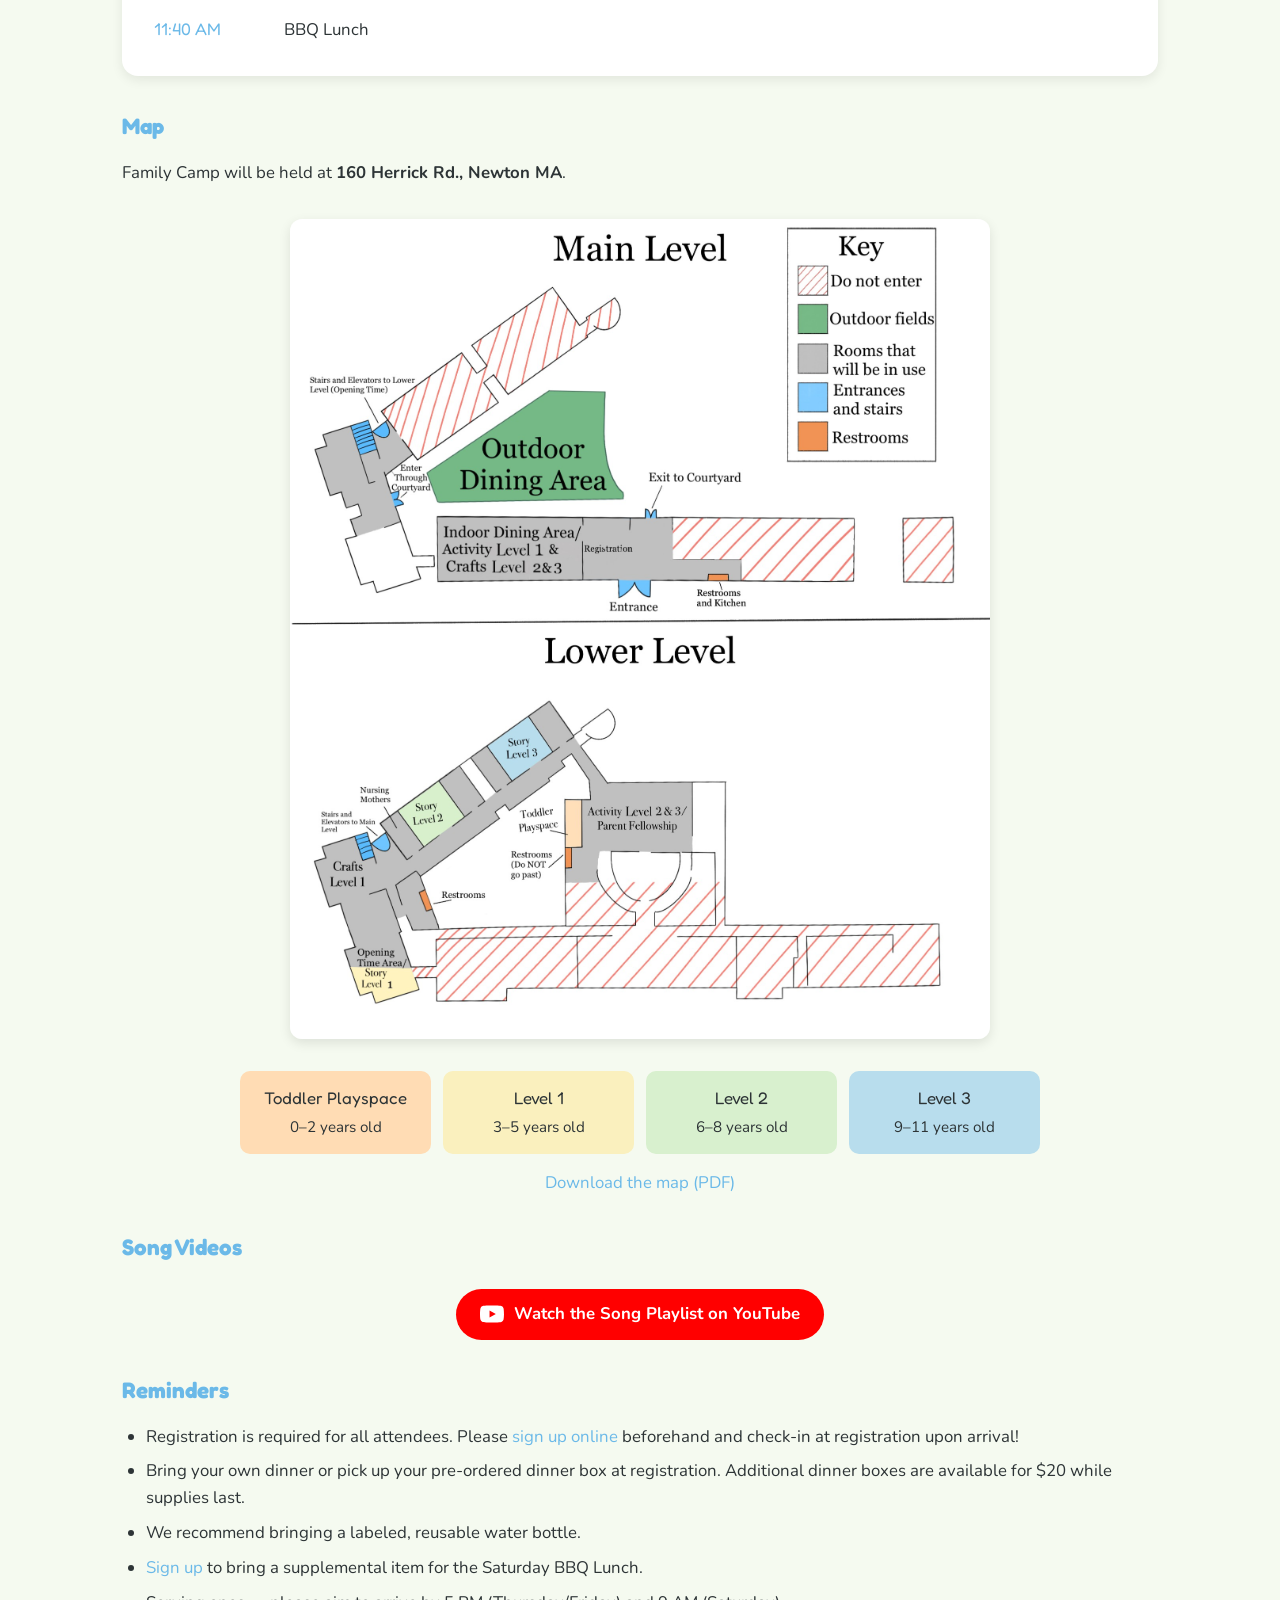
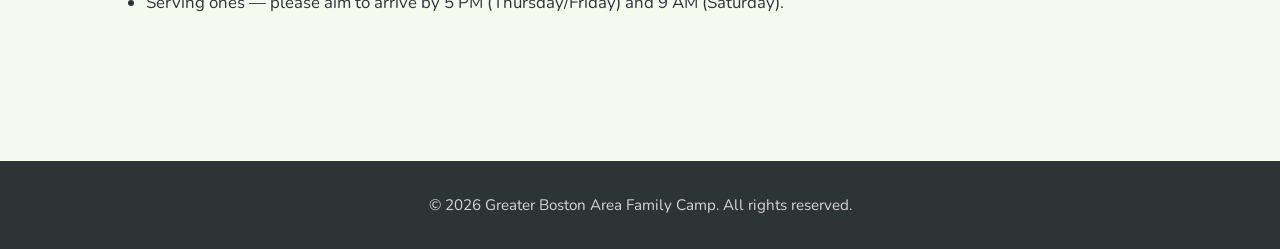
<file: schedule.html>
<!DOCTYPE html>
<html lang="en">
<head>
    <meta charset="UTF-8">
    <meta name="viewport" content="width=device-width, initial-scale=1.0">
    <title>Schedule - Summer 2026 - Greater Boston Area Family Camp</title>
    <link rel="preconnect" href="https://fonts.googleapis.com">
    <link rel="preconnect" href="https://fonts.gstatic.com" crossorigin>
    <link href="https://fonts.googleapis.com/css2?family=Fredoka+One&family=Nunito:wght@400;600;700&display=swap" rel="stylesheet">
    <link rel="stylesheet" href="css/style.css">
</head>
<body>

    <!-- HEADER & NAVIGATION -->
    <header>
        <nav class="nav-container">
            <a href="index.html" class="logo"><img src="images/GBA FC logo screenshotted.png" alt="GBA Family Camp"></a>
            <button class="menu-toggle" aria-label="Toggle menu">
                <span></span>
                <span></span>
                <span></span>
            </button>
            <ul class="nav-links">
                <li><a href="index.html">Home</a></li>
                <li><a href="about.html">About</a></li>
                <li><a href="schedule.html" class="active">Summer 2026</a></li>
                <li><a href="registration.html">Register</a></li>
                <li><a href="faq.html">FAQ</a></li>
                <li><a href="contact.html">Contact</a></li>
            </ul>
        </nav>
    </header>

    <!-- SCHEDULE CONTENT -->
    <section class="section">
        <h2>Summer 2026</h2>

        <h3>Schedule</h3>

        <div class="schedule-list">
            <div class="schedule-day">
                <div class="schedule-day-header">
                    <h3>Thursday, June 11, 2026</h3>
                    <p class="schedule-date">5:15 PM &ndash; 8:00 PM</p>
                </div>
                <div class="schedule-slots">
                    <div class="schedule-time">5:15 PM</div>
                    <div class="schedule-activity">Arrival and Check-in</div>

                    <div class="schedule-time">5:30 PM</div>
                    <div class="schedule-activity">Eat Together</div>

                    <div class="schedule-time">6:15 PM</div>
                    <div class="schedule-activity">Singing</div>

                    <div class="schedule-time">6:50 PM</div>
                    <div class="schedule-activity">Story (by level)</div>

                    <div class="schedule-time">7:20 PM</div>
                    <div class="schedule-activity">Activities</div>

                    <div class="schedule-time">7:50 PM</div>
                    <div class="schedule-activity">Snack Pick-up</div>
                </div>
            </div>

            <div class="schedule-day">
                <div class="schedule-day-header">
                    <h3>Friday, June 12, 2026</h3>
                    <p class="schedule-date">5:15 PM &ndash; 8:00 PM</p>
                </div>
                <div class="schedule-slots">
                    <div class="schedule-time">5:15 PM</div>
                    <div class="schedule-activity">Arrival and Check-in</div>

                    <div class="schedule-time">5:30 PM</div>
                    <div class="schedule-activity">Eat Together</div>

                    <div class="schedule-time">6:15 PM</div>
                    <div class="schedule-activity">Singing</div>

                    <div class="schedule-time">6:50 PM</div>
                    <div class="schedule-activity">Story (by level)</div>

                    <div class="schedule-concurrent">
                        <div class="schedule-concurrent-label">6:50 PM &ndash; 7:15 PM &middot; Concurrent with Story</div>
                        <div class="schedule-concurrent-detail">Fellowship with Parents</div>
                    </div>

                    <div class="schedule-time">7:20 PM</div>
                    <div class="schedule-activity">Craft</div>

                    <div class="schedule-time">7:50 PM</div>
                    <div class="schedule-activity">Snack Pick-up</div>
                </div>
            </div>

            <div class="schedule-day">
                <div class="schedule-day-header">
                    <h3>Saturday, June 13, 2026</h3>
                    <p class="schedule-date">9:15 AM &ndash; 12:30 PM</p>
                </div>
                <div class="schedule-slots">
                    <div class="schedule-time">9:15 AM</div>
                    <div class="schedule-activity">Arrival and Check-in</div>

                    <div class="schedule-time">9:30 AM</div>
                    <div class="schedule-activity">Snack Together <em>(provided)</em></div>

                    <div class="schedule-time">10:00 AM</div>
                    <div class="schedule-activity">Singing</div>

                    <div class="schedule-time">10:35 AM</div>
                    <div class="schedule-activity">Story (by level)</div>

                    <div class="schedule-time">11:00 AM</div>
                    <div class="schedule-activity">Activities</div>

                    <div class="schedule-time">11:30 AM</div>
                    <div class="schedule-activity">Group Picture</div>

                    <div class="schedule-time">11:40 AM</div>
                    <div class="schedule-activity">BBQ Lunch</div>
                </div>
            </div>
        </div>

        <h3>Map</h3>
        <p>Family Camp will be held at <strong>160 Herrick Rd., Newton MA</strong>.</p>
        <img src="images/family-camp-map.jpg" alt="Family Camp building map showing Main Level and Lower Level" class="page-photo">

        <div class="story-level-key">
            <div class="story-level-item" style="background-color: #FFDCB4;">
                <div class="story-level-name">Toddler Playspace</div>
                <div class="story-level-age">0&ndash;2 years old</div>
            </div>
            <div class="story-level-item" style="background-color: #FAF0BE;">
                <div class="story-level-name">Level 1</div>
                <div class="story-level-age">3&ndash;5 years old</div>
            </div>
            <div class="story-level-item" style="background-color: #D8F0CE;">
                <div class="story-level-name">Level 2</div>
                <div class="story-level-age">6&ndash;8 years old</div>
            </div>
            <div class="story-level-item" style="background-color: #B8DDED;">
                <div class="story-level-name">Level 3</div>
                <div class="story-level-age">9&ndash;11 years old</div>
            </div>
        </div>

        <p style="text-align: center;"><a href="Family_Camp_Map.pdf?v=2" target="_blank" rel="noopener">Download the map (PDF)</a></p>

        <h3>Song Videos</h3>
        <p style="text-align: center;">
            <a href="https://www.youtube.com/playlist?list=PLiZ60C4S2tFJAGdyDsb4yxEk82FvNfNRZ" target="_blank" rel="noopener" class="youtube-link">
                <svg viewBox="0 0 24 24" class="youtube-icon" aria-hidden="true">
                    <path d="M23.498 6.186a3.016 3.016 0 0 0-2.122-2.136C19.505 3.545 12 3.545 12 3.545s-7.505 0-9.377.505A3.017 3.017 0 0 0 .502 6.186C0 8.07 0 12 0 12s0 3.93.502 5.814a3.016 3.016 0 0 0 2.122 2.136c1.871.505 9.376.505 9.376.505s7.505 0 9.377-.505a3.015 3.015 0 0 0 2.122-2.136C24 15.93 24 12 24 12s0-3.93-.502-5.814zM9.545 15.568V8.432L15.818 12l-6.273 3.568z" fill="#fff"/>
                </svg>
                <span>Watch the Song Playlist on YouTube</span>
            </a>
        </p>

        <h3>Reminders</h3>
        <ul>
            <li>Registration is required for all attendees. Please <a href="https://form.jotform.com/260948390252158" target="_blank" rel="noopener">sign up online</a> beforehand and check-in at registration upon arrival!</li>
            <li>Bring your own dinner or pick up your pre-ordered dinner box at registration. Additional dinner boxes are available for $20 while supplies last.</li>
            <li>We recommend bringing a labeled, reusable water bottle.</li>
            <li><a href="https://grow.withlome.com/a/41327e20-f97e-4726-a326-27737412719b" target="_blank" rel="noopener">Sign up</a> to bring a supplemental item for the Saturday BBQ Lunch.</li>
            <li>Serving ones &mdash; please aim to arrive by 5 PM (Thursday/Friday) and 9 AM (Saturday).</li>
        </ul>
    </section>

    <!-- FOOTER -->
    <footer>
        <p>&copy; 2026 Greater Boston Area Family Camp. All rights reserved.</p>
    </footer>

    <!-- Mobile menu toggle script -->
    <script>
        document.querySelector('.menu-toggle').addEventListener('click', function () {
            document.querySelector('.nav-links').classList.toggle('open');
        });

        const observer = new IntersectionObserver(function (entries) {
            entries.forEach(function (entry) {
                if (entry.isIntersecting) {
                    entry.target.classList.add('visible');
                }
            });
        }, { threshold: 0.15 });

        document.querySelectorAll('.scroll-reveal').forEach(function (el) {
            observer.observe(el);
        });
    </script>

</body>
</html>
</file>
<file: css/style.css>
/* ===== COLOR & FONT VARIABLES ===== */
/* Change these values to update the entire site's look! */
:root {
    --color-primary: #4A9B4A;
    --color-secondary: #6BB9E8;
    --color-accent: #6DBE45;
    --color-bg: #F5FAF0;
    --color-text: #2D3436;
    --color-white: #FFFFFF;
    --font-heading: 'Fredoka One', cursive;
    --font-body: 'Nunito', sans-serif;
}

/* ===== RESET & BASE STYLES ===== */
* {
    margin: 0;
    padding: 0;
    box-sizing: border-box;
}

body {
    font-family: var(--font-body);
    color: var(--color-text);
    background-color: var(--color-bg);
    line-height: 1.6;
}

a {
    color: var(--color-secondary);
    text-decoration: none;
}

a:hover {
    text-decoration: underline;
}

img {
    max-width: 100%;
    height: auto;
}

/* ===== HEADER & NAVIGATION ===== */
header {
    background-color: var(--color-primary);
    padding: 1rem 2rem;
    position: sticky;
    top: 0;
    z-index: 100;
    box-shadow: 0 2px 8px rgba(0, 0, 0, 0.15);
}

.nav-container {
    max-width: 1100px;
    margin: 0 auto;
    display: flex;
    justify-content: space-between;
    align-items: center;
}

.logo {
    display: flex;
    align-items: center;
    text-decoration: none;
}

.logo img {
    height: 45px;
    width: auto;
    mix-blend-mode: multiply;
    transition: opacity 0.2s;
}

.logo:hover {
    text-decoration: none;
}

.logo:hover img {
    opacity: 0.85;
}

.nav-links {
    list-style: none;
    display: flex;
    gap: 1.5rem;
}

.nav-links a {
    color: var(--color-white);
    font-weight: 700;
    font-size: 1rem;
    padding: 0.3rem 0;
    border-bottom: 3px solid transparent;
    transition: border-color 0.2s;
}

.nav-links a:hover {
    text-decoration: none;
    border-bottom-color: var(--color-white);
}

.nav-links a.active {
    border-bottom-color: var(--color-white);
}

.menu-toggle {
    display: none;
    background: none;
    border: none;
    cursor: pointer;
    flex-direction: column;
    gap: 5px;
}

.menu-toggle span {
    display: block;
    width: 28px;
    height: 3px;
    background-color: var(--color-white);
    border-radius: 3px;
}

/* ===== HERO SECTION (Home Page) ===== */
.hero {
    background: linear-gradient(to bottom, var(--color-secondary), var(--color-accent));
    color: var(--color-white);
    text-align: center;
    padding: 5rem 2rem;
    position: relative;
    overflow: hidden;
}

.hero-content {
    position: relative;
    z-index: 1;
}

.hero-scene {
    position: absolute;
    left: 0;
    right: 0;
    bottom: 0;
    top: 0;
    opacity: 0.8;
}

.hero-scene svg {
    width: 100%;
    height: 100%;
    display: block;
}

.hero-logo {
    max-width: 280px;
    height: auto;
    border-radius: 50%;
}

.hero h1 {
    font-family: var(--font-heading);
    font-size: 2.8rem;
    margin-bottom: 1rem;
}

.hero p {
    font-size: 1.3rem;
    max-width: 600px;
    margin: 0 auto 2rem;
}

/* ===== BUTTONS ===== */
.btn {
    display: inline-block;
    padding: 0.8rem 2rem;
    border-radius: 50px;
    font-family: var(--font-body);
    font-weight: 700;
    font-size: 1.1rem;
    text-decoration: none;
    transition: transform 0.2s, box-shadow 0.2s;
    cursor: pointer;
    border: none;
}

.btn:hover {
    transform: translateY(-2px);
    box-shadow: 0 4px 12px rgba(0, 0, 0, 0.2);
    text-decoration: none;
}

.btn-white {
    background-color: var(--color-white);
    color: var(--color-primary);
}

.btn-primary {
    background-color: var(--color-primary);
    color: var(--color-white);
}

.btn-large {
    padding: 1rem 3rem;
    font-size: 1.3rem;
}

/* ===== CONTENT SECTIONS ===== */
.section {
    max-width: 1100px;
    margin: 0 auto;
    padding: 4rem 2rem;
}

.section h2 {
    font-family: var(--font-heading);
    font-size: 2rem;
    color: var(--color-primary);
    margin-bottom: 1.5rem;
}

.section h3 {
    font-family: var(--font-heading);
    font-size: 1.4rem;
    color: var(--color-secondary);
    margin-bottom: 1rem;
    margin-top: 2rem;
}

.section p {
    margin-bottom: 1rem;
    font-size: 1.05rem;
}

.section ul {
    margin-left: 1.5rem;
    margin-bottom: 1rem;
}

.section li {
    margin-bottom: 0.5rem;
    font-size: 1.05rem;
}

/* ===== PAGE PHOTOS ===== */
.page-photo {
    width: 100%;
    max-width: 700px;
    margin: 2rem auto;
    display: block;
    border-radius: 12px;
    box-shadow: 0 4px 12px rgba(0, 0, 0, 0.1);
    transition: transform 0.3s ease, box-shadow 0.3s ease;
}

.page-photo:hover {
    transform: scale(1.03);
    box-shadow: 0 8px 24px rgba(0, 0, 0, 0.18);
}

/* Scroll reveal animation */
.scroll-reveal {
    opacity: 0;
    transform: translateY(40px);
    transition: opacity 0.8s ease, transform 0.8s ease;
}

.scroll-reveal.visible {
    opacity: 1;
    transform: translateY(0);
}

/* ===== EXPECT GRID (About Page) ===== */
.expect-grid {
    display: grid;
    grid-template-columns: repeat(auto-fit, minmax(220px, 1fr));
    gap: 1.5rem;
    margin-top: 2rem;
}

.expect-item {
    background-color: var(--color-white);
    border-radius: 12px;
    overflow: hidden;
    box-shadow: 0 4px 12px rgba(0, 0, 0, 0.08);
    transition: transform 0.2s, box-shadow 0.2s;
    margin: 0;
}

.expect-item:hover {
    transform: translateY(-4px);
    box-shadow: 0 8px 20px rgba(0, 0, 0, 0.15);
}

.expect-item img {
    width: 100%;
    aspect-ratio: 1 / 1;
    object-fit: cover;
    display: block;
}

.expect-item figcaption {
    font-family: var(--font-heading);
    color: var(--color-primary);
    text-align: center;
    padding: 0.9rem 0.8rem;
    font-size: 1.15rem;
}

/* ===== HIGHLIGHT CARDS (Home Page) ===== */
.highlights {
    display: grid;
    grid-template-columns: repeat(auto-fit, minmax(250px, 1fr));
    gap: 2rem;
    margin-top: 2rem;
}

.card {
    background-color: var(--color-white);
    border-radius: 16px;
    padding: 2rem;
    text-align: center;
    box-shadow: 0 4px 12px rgba(0, 0, 0, 0.08);
    transition: transform 0.2s;
}

.card:hover {
    transform: translateY(-4px);
}

.card-icon {
    font-size: 3rem;
    margin-bottom: 1rem;
}

.card h3 {
    font-family: var(--font-heading);
    color: var(--color-primary);
    margin-bottom: 0.5rem;
    margin-top: 0;
}

.card p {
    font-size: 1rem;
    color: #636e72;
}

/* ===== GALLERY GRID ===== */
.gallery-grid {
    display: grid;
    grid-template-columns: repeat(auto-fill, minmax(280px, 1fr));
    gap: 1.5rem;
    margin-top: 2rem;
}

.gallery-item {
    border-radius: 12px;
    overflow: hidden;
    box-shadow: 0 4px 12px rgba(0, 0, 0, 0.08);
    background-color: var(--color-white);
}

.placeholder-image {
    background-color: var(--color-secondary);
    aspect-ratio: 4 / 3;
    display: flex;
    align-items: center;
    justify-content: center;
    color: var(--color-white);
    font-size: 1.1rem;
    font-weight: 700;
}

.gallery-item:nth-child(2) .placeholder-image { background-color: var(--color-accent); }
.gallery-item:nth-child(3) .placeholder-image { background-color: var(--color-primary); }
.gallery-item:nth-child(4) .placeholder-image { background-color: #5BAFCF; }
.gallery-item:nth-child(5) .placeholder-image { background-color: var(--color-primary); }
.gallery-item:nth-child(6) .placeholder-image { background-color: var(--color-accent); }

.gallery-item img {
    width: 100%;
    height: auto;
    aspect-ratio: 4 / 3;
    object-fit: cover;
}

.gallery-caption {
    padding: 0.8rem 1rem;
    font-size: 0.95rem;
    color: #636e72;
    text-align: center;
}

/* ===== REGISTRATION PAGE ===== */
.register-box {
    background-color: var(--color-white);
    border-radius: 16px;
    padding: 3rem;
    text-align: center;
    box-shadow: 0 4px 12px rgba(0, 0, 0, 0.08);
    margin-top: 2rem;
}

.register-box h3 {
    font-family: var(--font-heading);
    color: var(--color-primary);
    margin-top: 0;
    margin-bottom: 1rem;
}

.register-box p {
    margin-bottom: 1.5rem;
    color: #636e72;
}

/* ===== CONTACT PAGE ===== */
.contact-info {
    background-color: var(--color-white);
    border-radius: 16px;
    padding: 3rem;
    box-shadow: 0 4px 12px rgba(0, 0, 0, 0.08);
    margin-top: 2rem;
    text-align: center;
}

.contact-info h3 {
    margin-top: 0;
}

.email-link {
    display: inline-block;
    font-size: 1.3rem;
    font-weight: 700;
    color: var(--color-primary);
    margin: 1.5rem 0;
}

.email-link:hover {
    color: var(--color-secondary);
}

/* ===== ANNOUNCEMENT BANNER (Home Page) ===== */
.announcement {
    background-color: var(--color-bg);
    color: var(--color-text);
    padding: 3rem 2rem;
    text-align: center;
}

.announcement-inner {
    max-width: 760px;
    margin: 0 auto;
    background-color: var(--color-white);
    border-radius: 16px;
    padding: 2.5rem 2rem;
    box-shadow: 0 4px 16px rgba(0, 0, 0, 0.1);
}

.announcement-title {
    font-family: var(--font-heading);
    font-size: 1.8rem;
    margin: 0 0 1.25rem;
    line-height: 1.3;
}

.announcement-details {
    list-style: none;
    margin: 0 0 1.75rem;
    padding: 0;
    font-size: 1.05rem;
    line-height: 1.7;
}

.announcement-details li {
    margin-bottom: 0.5rem;
}

.announcement-label {
    font-family: var(--font-heading);
    color: var(--color-secondary);
    margin-right: 0.4rem;
}

.announcement-title {
    color: var(--color-primary);
}

.announcement-registered {
    background-color: var(--color-secondary);
    color: var(--color-white);
}

.announcement-registered-title {
    color: var(--color-white);
    font-size: 2.2rem;
}

.announcement-registered-text {
    font-size: 1.15rem;
    margin: 1rem auto 1.5rem;
    max-width: 560px;
}

.announcement-registered .btn-primary {
    background-color: var(--color-white);
    color: var(--color-secondary);
}

.announcement-link {
    display: block;
    text-decoration: none;
    color: inherit;
    transition: transform 0.2s, box-shadow 0.2s;
}

.announcement-link:hover {
    text-decoration: none;
    transform: translateY(-3px);
    box-shadow: 0 8px 24px rgba(0, 0, 0, 0.18);
}

@media (max-width: 600px) {
    .announcement-registered-title {
        font-size: 1.7rem;
    }

    .announcement {
        padding: 2.25rem 1.25rem;
    }

    .announcement-title {
        font-size: 1.4rem;
    }

    .announcement-details {
        font-size: 1rem;
    }
}

/* ===== SCHEDULE PAGE ===== */
.schedule-list {
    display: flex;
    flex-direction: column;
    gap: 2rem;
    margin-top: 2rem;
}

.schedule-day {
    background-color: var(--color-white);
    border-radius: 16px;
    padding: 2rem;
    box-shadow: 0 4px 12px rgba(0, 0, 0, 0.08);
}

.schedule-day-header {
    border-bottom: 2px solid rgba(74, 155, 74, 0.15);
    padding-bottom: 1rem;
    margin-bottom: 1.25rem;
}

.schedule-day-header h3 {
    font-family: var(--font-heading);
    color: var(--color-primary);
    font-size: 1.4rem;
    margin: 0 0 0.25rem;
}

.schedule-day-header .schedule-date {
    color: #636e72;
    font-size: 1rem;
    font-weight: 600;
    margin: 0;
}

.schedule-slots {
    display: grid;
    grid-template-columns: 110px 1fr;
    row-gap: 0.75rem;
    column-gap: 1.25rem;
    align-items: baseline;
}

.schedule-time {
    font-family: var(--font-heading);
    color: var(--color-secondary);
    font-size: 1.05rem;
    white-space: nowrap;
}

.schedule-activity {
    font-size: 1.05rem;
    color: var(--color-text);
}

.schedule-concurrent {
    grid-column: 1 / -1;
    background-color: rgba(107, 185, 232, 0.1);
    border-left: 4px solid var(--color-secondary);
    border-radius: 8px;
    padding: 0.75rem 1rem;
    margin: 0.25rem 0;
}

.schedule-concurrent-label {
    font-family: var(--font-heading);
    color: var(--color-secondary);
    font-size: 0.95rem;
    margin-bottom: 0.15rem;
}

.schedule-concurrent-detail {
    font-size: 1rem;
    color: var(--color-text);
}

.schedule-notes {
    margin-top: 2rem;
    padding: 1.25rem 1.5rem;
    background-color: rgba(74, 155, 74, 0.06);
    border-radius: 12px;
    font-size: 0.98rem;
    color: #636e72;
}

.schedule-notes p {
    margin: 0;
}

.schedule-notes p + p {
    margin-top: 0.5rem;
}

@media (max-width: 600px) {
    .schedule-slots {
        grid-template-columns: 90px 1fr;
        column-gap: 0.9rem;
    }

    .schedule-day {
        padding: 1.5rem;
    }
}

/* ===== STORY LEVEL KEY ===== */
.story-level-key {
    display: grid;
    grid-template-columns: repeat(4, 1fr);
    gap: 0.75rem;
    max-width: 800px;
    margin: 1.25rem auto 1rem;
}

.story-level-item {
    border-radius: 10px;
    padding: 0.9rem 0.75rem;
    text-align: center;
    color: var(--color-text);
}

.story-level-name {
    font-family: var(--font-heading);
    font-size: 1.05rem;
    margin-bottom: 0.2rem;
}

.story-level-age {
    font-size: 0.95rem;
}

@media (max-width: 720px) {
    .story-level-key {
        grid-template-columns: repeat(2, 1fr);
    }
}

@media (max-width: 400px) {
    .story-level-key {
        grid-template-columns: 1fr;
    }
}

/* ===== YOUTUBE LINK BUTTON ===== */
.youtube-link {
    display: inline-flex;
    align-items: center;
    gap: 0.6rem;
    margin-top: 0.5rem;
    padding: 0.75rem 1.5rem;
    background-color: #FF0000;
    color: var(--color-white);
    border-radius: 50px;
    font-weight: 700;
    font-size: 1.05rem;
    text-decoration: none;
    transition: transform 0.2s, box-shadow 0.2s;
}

.youtube-link:hover {
    transform: translateY(-2px);
    box-shadow: 0 4px 12px rgba(0, 0, 0, 0.2);
    text-decoration: none;
    color: var(--color-white);
}

.youtube-icon {
    width: 24px;
    height: 24px;
    flex-shrink: 0;
}

@media (max-width: 480px) {
    .youtube-link {
        font-size: 0.95rem;
        padding: 0.65rem 1.1rem;
        line-height: 1.3;
        max-width: calc(100% - 1rem);
    }
}

/* ===== FAQ DROPDOWNS ===== */
.faq-list {
    margin-top: 2rem;
    display: flex;
    flex-direction: column;
    gap: 1rem;
}

.faq-item {
    background-color: var(--color-white);
    border-radius: 12px;
    box-shadow: 0 4px 12px rgba(0, 0, 0, 0.08);
    overflow: hidden;
}

.faq-item summary {
    font-family: var(--font-heading);
    font-size: 1.15rem;
    color: var(--color-primary);
    padding: 1.2rem 1.5rem;
    cursor: pointer;
    list-style: none;
    display: flex;
    justify-content: space-between;
    align-items: center;
    gap: 1rem;
    transition: background-color 0.2s;
}

.faq-item summary:hover {
    background-color: rgba(74, 155, 74, 0.05);
}

.faq-item summary::-webkit-details-marker {
    display: none;
}

.faq-item summary::after {
    content: '+';
    font-size: 1.5rem;
    font-weight: 700;
    color: var(--color-secondary);
    flex-shrink: 0;
    transition: transform 0.2s;
}

.faq-item[open] summary::after {
    content: '−';
}

.faq-item p {
    padding: 0 1.5rem 1.2rem;
    margin: 0;
    font-size: 1.05rem;
    line-height: 1.6;
    color: #636e72;
}

.faq-item a {
    color: var(--color-primary);
    font-weight: 700;
}

.faq-item a:hover {
    color: var(--color-secondary);
}

/* ===== FOOTER ===== */
footer {
    background-color: var(--color-text);
    color: var(--color-white);
    text-align: center;
    padding: 2rem;
    margin-top: 4rem;
}

footer p {
    font-size: 0.95rem;
    opacity: 0.8;
}

/* ===== MOBILE RESPONSIVE ===== */
@media (max-width: 768px) {
    .menu-toggle {
        display: flex;
    }

    .nav-links {
        display: none;
        flex-direction: column;
        position: absolute;
        top: 100%;
        left: 0;
        right: 0;
        background-color: var(--color-primary);
        padding: 1rem 2rem;
        gap: 0.5rem;
        box-shadow: 0 4px 8px rgba(0, 0, 0, 0.15);
    }

    .nav-links.open {
        display: flex;
    }

    .nav-links a {
        padding: 0.5rem 0;
    }

    header {
        position: relative;
    }

    .hero h1 {
        font-size: 2rem;
    }

    .hero p {
        font-size: 1.1rem;
    }

    .hero-scene {
        opacity: 0.5;
    }

    .section {
        padding: 2.5rem 1.5rem;
    }

    .register-box,
    .contact-info {
        padding: 2rem 1.5rem;
    }
}
</file>
